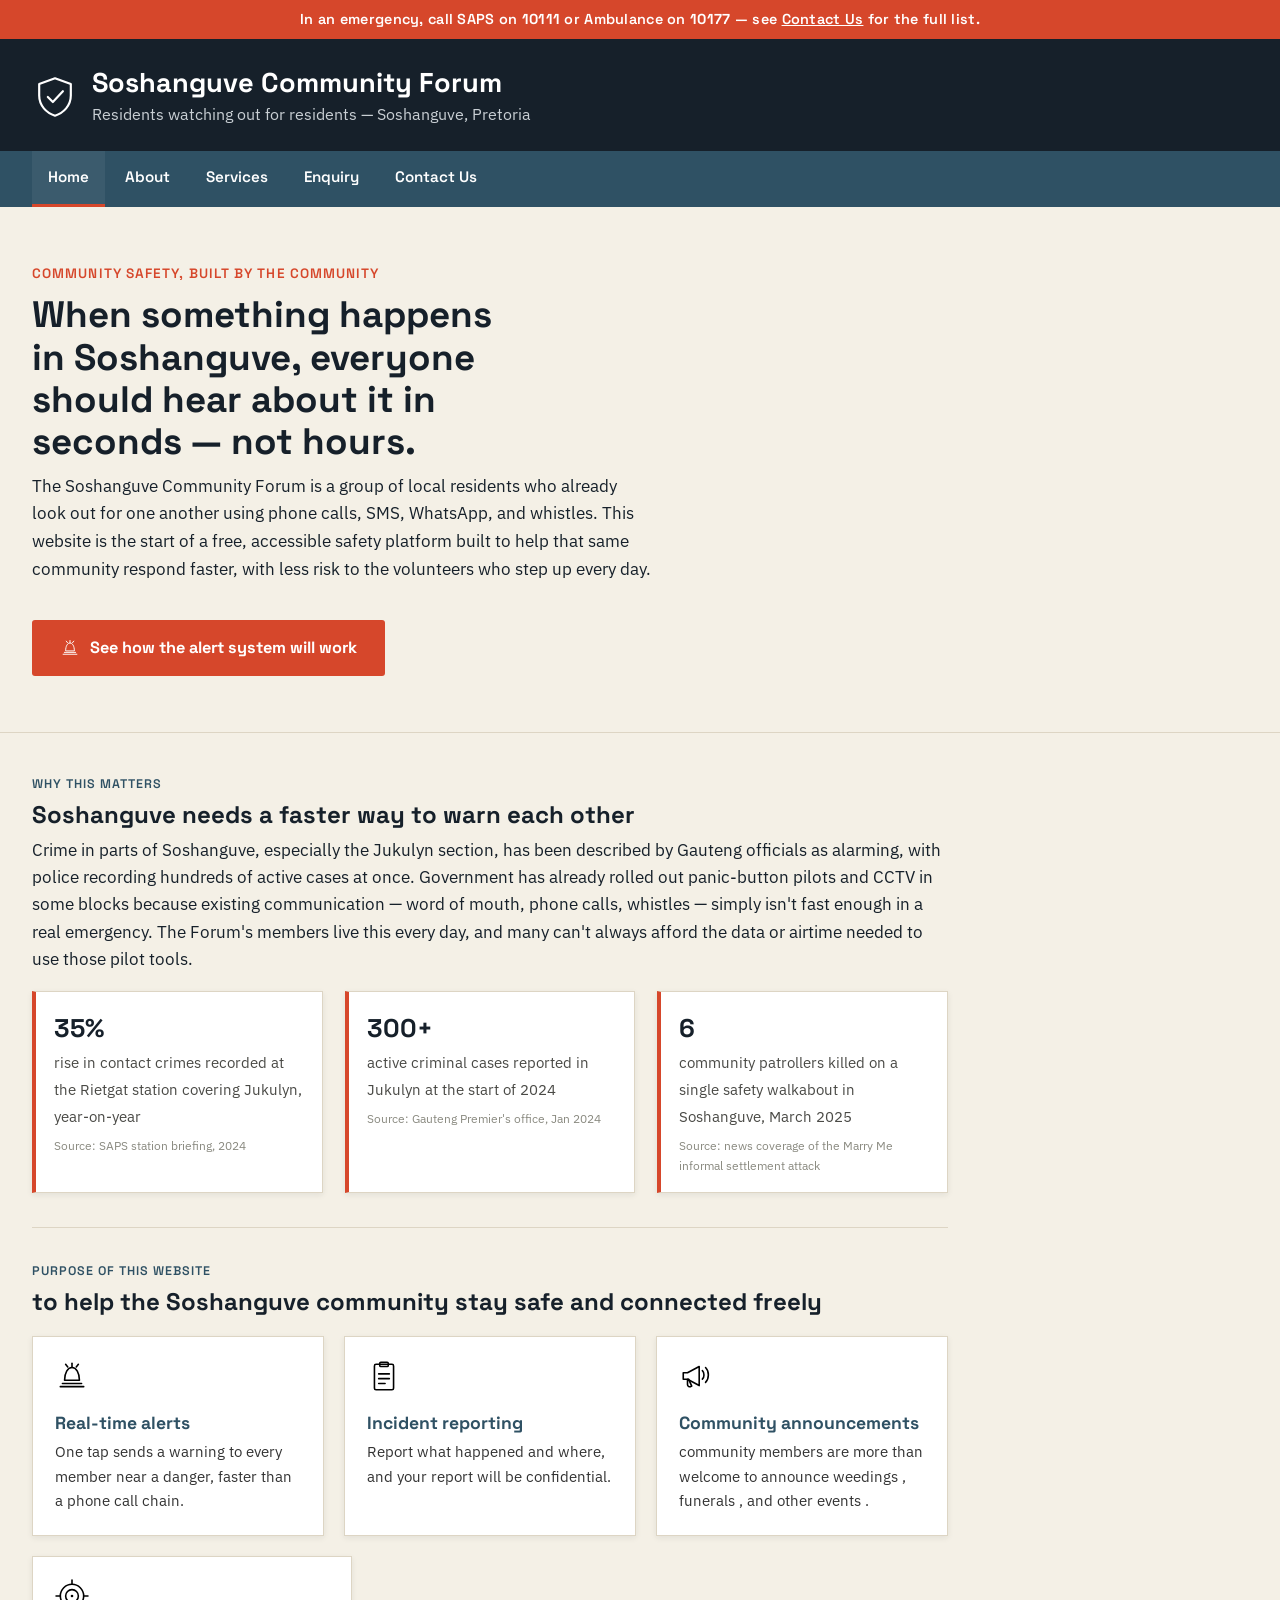
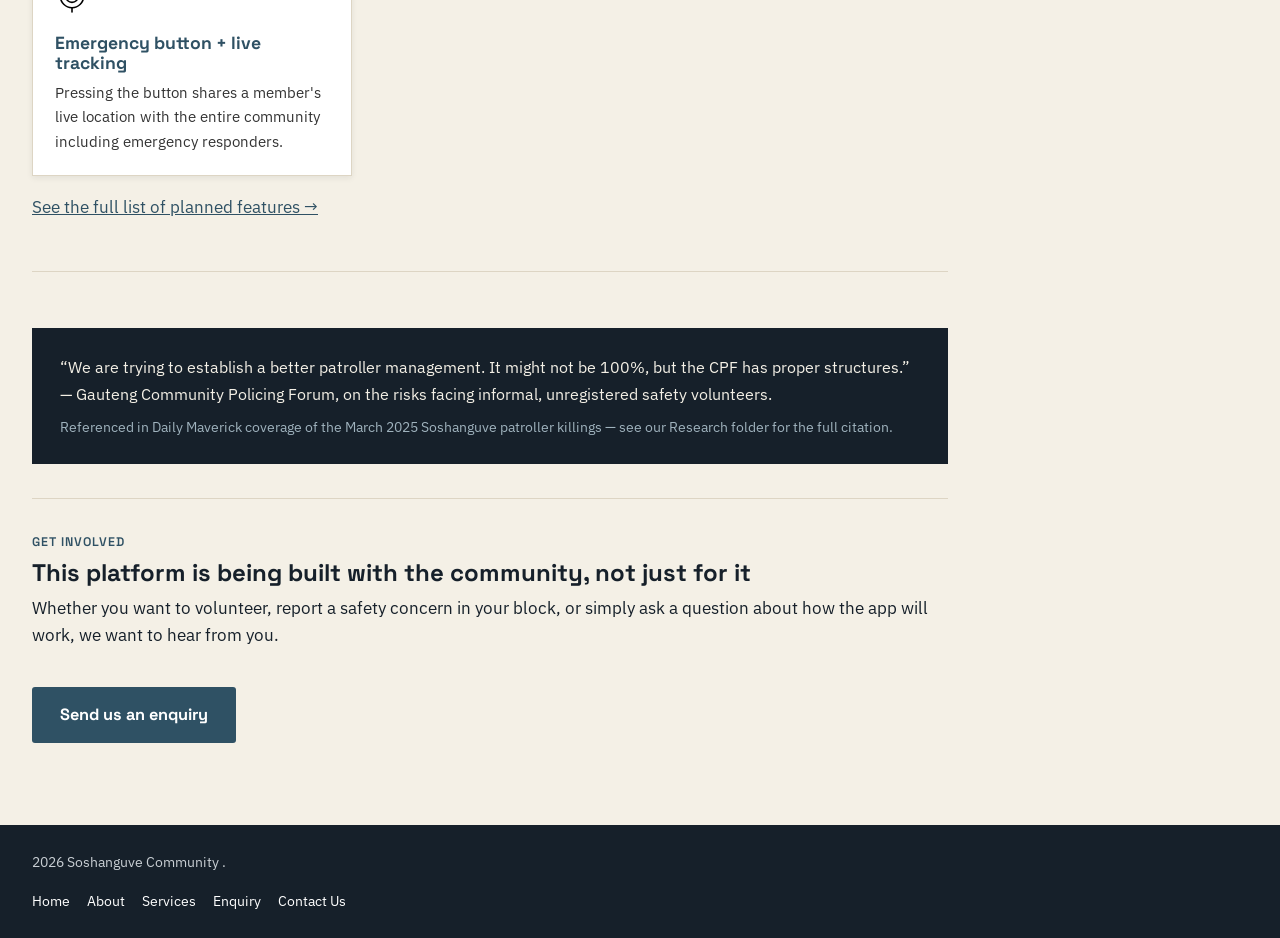
<file: index.html>
<!DOCTYPE html>
<html lang="en">
<head>
<meta charset="UTF-8">
<meta name="viewport" content="width=device-width, initial-scale=1.0">
<title>Soshanguve Community Forum | Home</title>
<link rel="stylesheet" href="style.css">
</head>
<body>

<div class="alert-strip">
  In an emergency, call SAPS on <strong>10111</strong> or Ambulance on <strong>10177</strong> — see <a href="Contact%20Us.html">Contact Us</a> for the full list.
</div>

<header class="site-header">
  <div class="brand-row">
    <span class="icon-wrap"><img src="images/icon-shield.svg" alt=""></span>
    <div>
      <h1>Soshanguve Community Forum</h1>
      <p class="tagline">Residents watching out for residents — Soshanguve, Pretoria</p>
    </div>
  </div>
</header>

<nav class="site-nav">
  <a href="index.html" aria-current="page">Home</a>
  <a href="About.html">About</a>
  <a href="Services.html">Services</a>
  <a href="Enquiry.html">Enquiry</a>
  <a href="Contact%20Us.html">Contact Us</a>
</nav>

<section class="hero">
  <p class="eyebrow">Community safety, built by the community</p>
  <h2>When something happens in Soshanguve, everyone should hear about it in seconds — not hours.</h2>
  <p class="lede">
    The Soshanguve Community Forum is a group of local residents who already look out for one
    another using phone calls, SMS, WhatsApp, and whistles. This website is the start of a free,
    accessible safety platform built to help that same community respond faster, with less risk
    to the volunteers who step up every day.
  </p>
  <a class="pulse-cta" href="Services.html">
    <span class="icon-wrap" style="width:20px;height:20px;"><img src="images/icon-siren.svg" alt="" style="filter:invert(1);"></span>
    See how the alert system will work
  </a>
</section>

<main>

  <section>
    <p class="eyebrow-small">Why this matters</p>
    <h2>Soshanguve needs a faster way to warn each other</h2>
    <p>
      Crime in parts of Soshanguve, especially the Jukulyn section, has been described by
      Gauteng officials as alarming, with police recording hundreds of active cases at once.
      Government has already rolled out panic-button pilots and CCTV in some blocks because
      existing communication — word of mouth, phone calls, whistles — simply isn't fast enough
      in a real emergency. The Forum's members live this every day, and many can't always
      afford the data or airtime needed to use those pilot tools.
    </p>
    <div class="stat-row">
      <div class="stat-card">
        <span class="num">35%</span>
        <span class="label">rise in contact crimes recorded at the Rietgat station covering Jukulyn, year‑on‑year</span>
        <span class="src">Source: SAPS station briefing, 2024</span>
      </div>
      <div class="stat-card">
        <span class="num">300+</span>
        <span class="label">active criminal cases reported in Jukulyn at the start of 2024</span>
        <span class="src">Source: Gauteng Premier's office, Jan 2024</span>
      </div>
      <div class="stat-card">
        <span class="num">6</span>
        <span class="label">community patrollers killed on a single safety walkabout in Soshanguve, March 2025</span>
        <span class="src">Source: news coverage of the Marry Me informal settlement attack</span>
      </div>
    </div>
  </section>

  <section>
    <p class="eyebrow-small">Purpose of this website</p>
    <h2>to help the Soshanguve community stay safe and connected freely</h2>
    <div class="card-grid">
      <div class="service-card">
        <span class="icon-wrap"><img src="images/icon-siren.svg" alt=""></span>
        <h3>Real-time alerts</h3>
        <p>One tap sends a warning to every member near a danger, faster than a phone call chain.</p>
      </div>
      <div class="service-card">
        <span class="icon-wrap"><img src="images/icon-clipboard.svg" alt=""></span>
        <h3>Incident reporting</h3>
        <p>Report what happened and where, and your report will be confidential.</p>
      </div>
      <div class="service-card">
        <span class="icon-wrap"><img src="images/icon-megaphone.svg" alt=""></span>
        <h3>Community announcements</h3>
        <p>community members are more than welcome to announce weedings , funerals , and other events .</p>
      </div>
      <div class="service-card">
        <span class="icon-wrap"><img src="images/icon-target.svg" alt=""></span>
        <h3>Emergency button + live tracking</h3>
        <p>Pressing the button shares a member's live location with the entire community including emergency responders.</p>
      </div>
    </div>
    <p style="margin-top:18px;"><a href="Services.html">See the full list of planned features →</a></p>
  </section>

  <section>
    <div class="callout">
      <p>
        “We are trying to establish a better patroller management. It might not be 100%, but
        the CPF has proper structures.” — Gauteng Community Policing Forum, on the risks
        facing informal, unregistered safety volunteers.
      </p>
      <span class="cite">Referenced in Daily Maverick coverage of the March 2025 Soshanguve patroller killings — see our Research folder for the full citation.</span>
    </div>
  </section>

  <section>
    <p class="eyebrow-small">Get involved</p>
    <h2>This platform is being built with the community, not just for it</h2>
    <p>
      Whether you want to volunteer, report a safety concern in your block, or simply ask a
      question about how the app will work, we want to hear from you.
    </p>
    <a class="pulse-cta" href="Enquiry.html" style="background:var(--steel);">
      Send us an enquiry
    </a>
  </section>

</main>

<footer class="site-footer">
  <p> 2026 Soshanguve Community .</p>
  <div class="foot-links">
    <a href="index.html">Home</a>
    <a href="About.html">About</a>
    <a href="Services.html">Services</a>
    <a href="Enquiry.html">Enquiry</a>
    <a href="Contact%20Us.html">Contact Us</a>
  </div>
</footer>

</body>
</html>
</file>
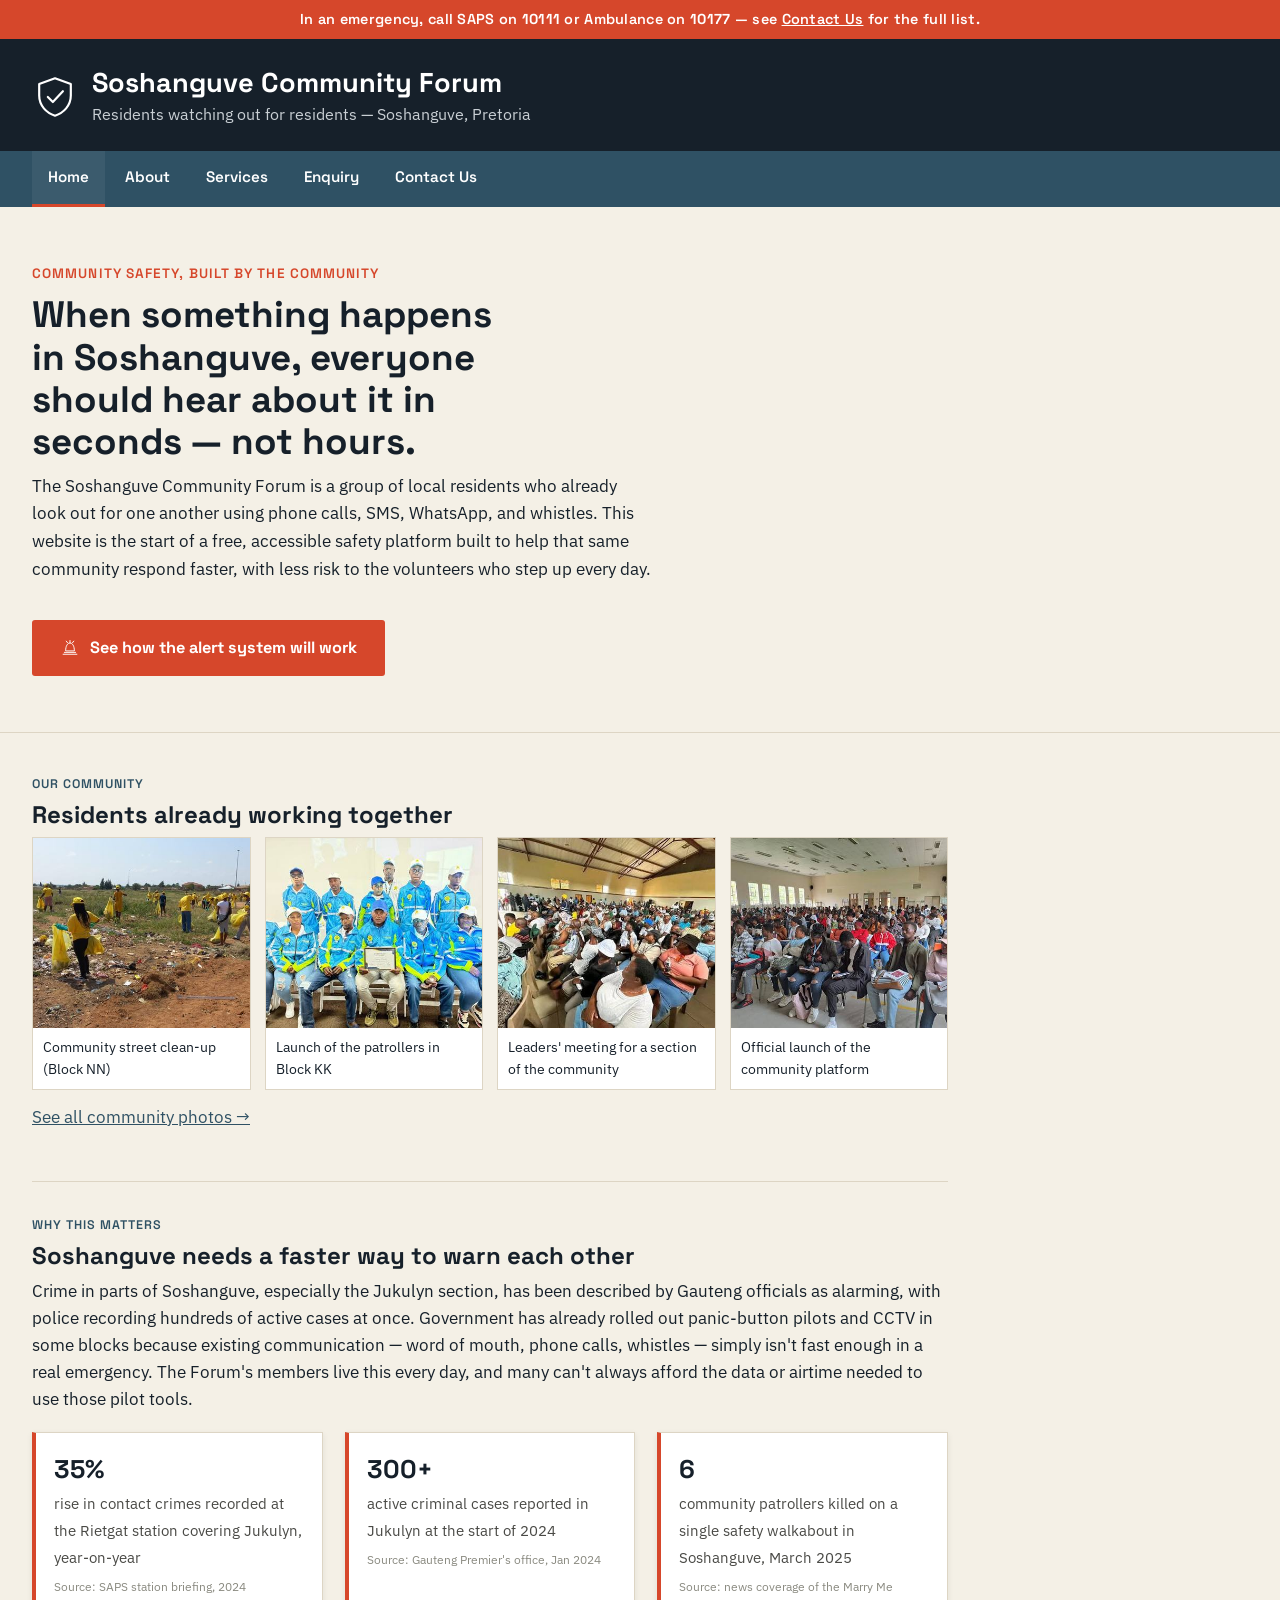
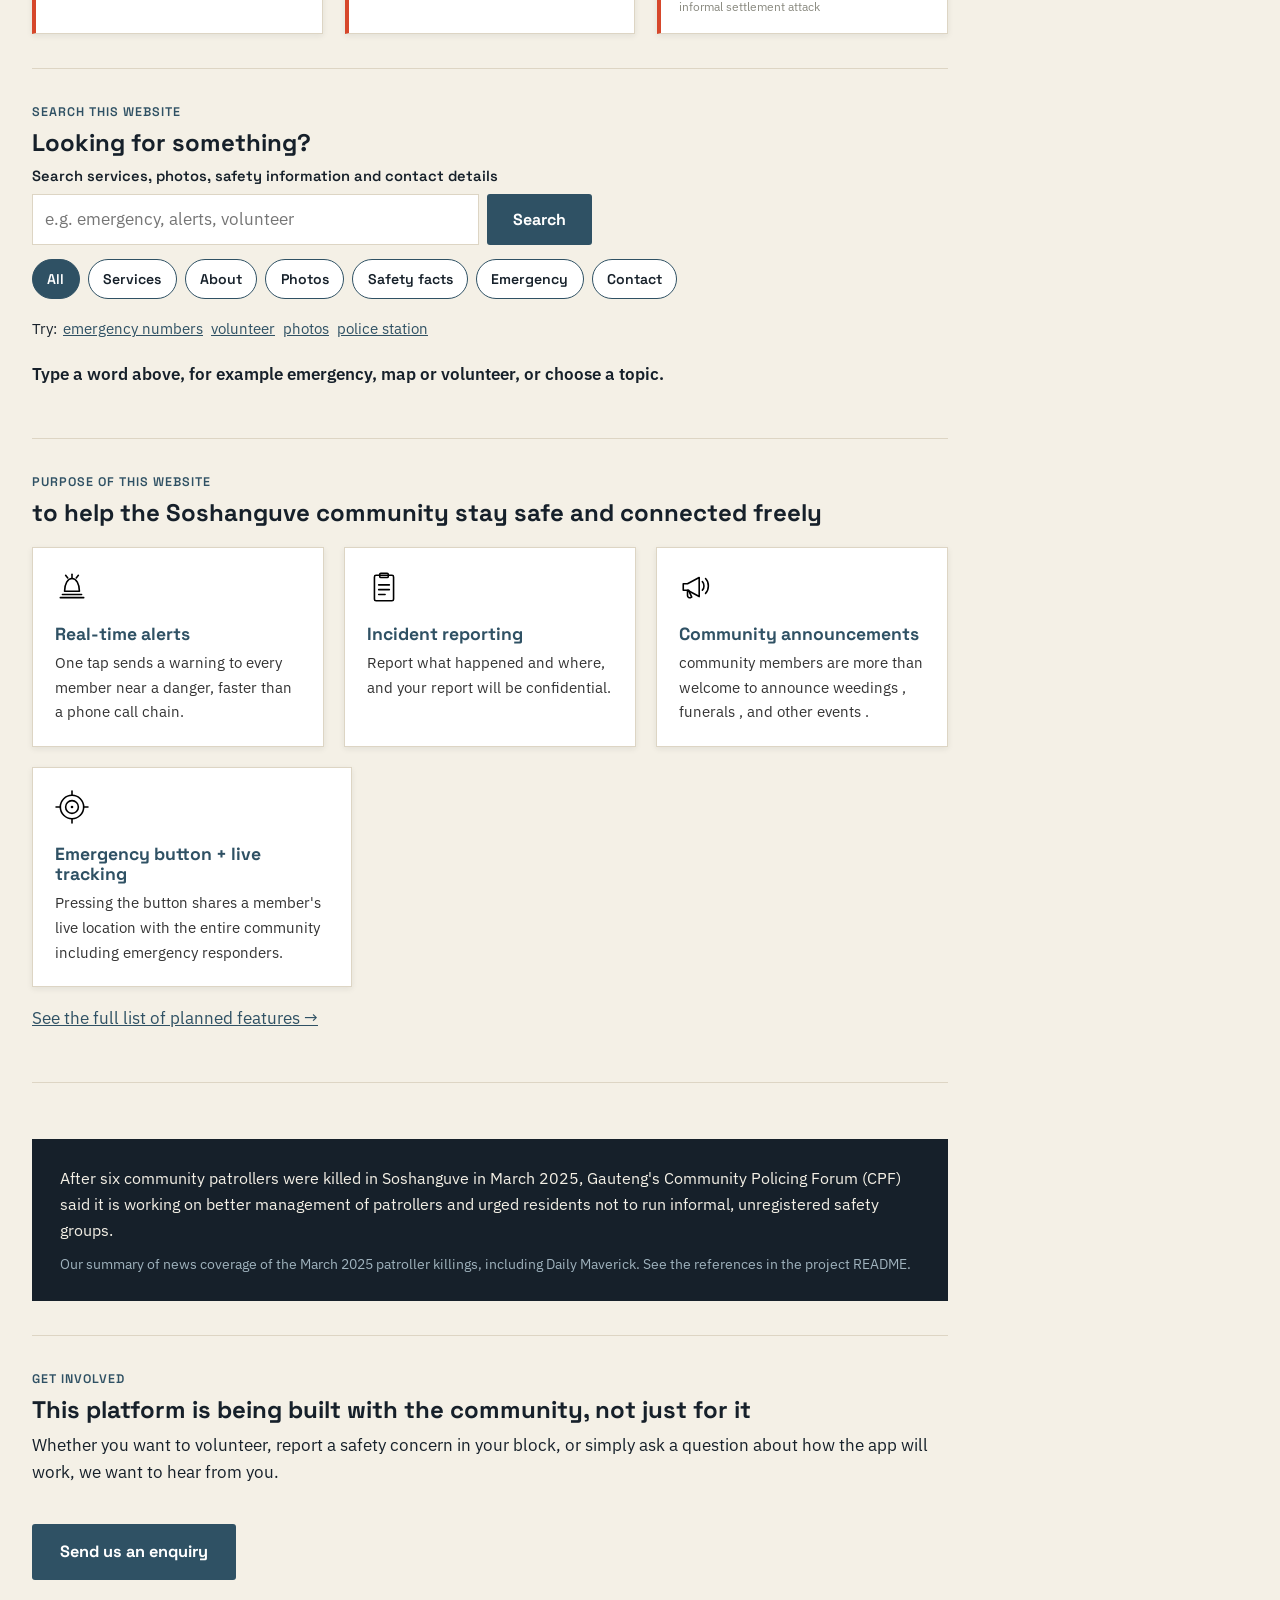
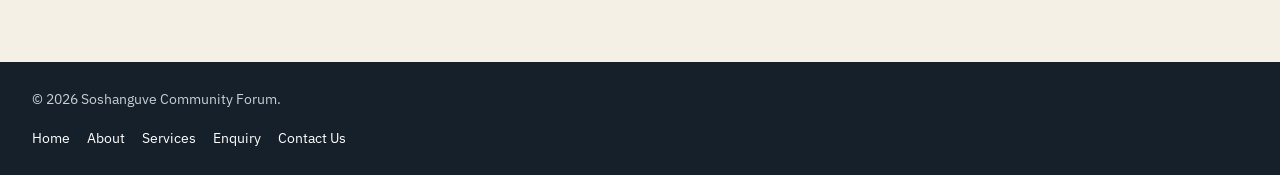
<file: Part 3/index.html>
<!DOCTYPE html>
<html lang="en">
<head>
<meta charset="UTF-8">
<meta name="viewport" content="width=device-width, initial-scale=1.0">
<title>Soshanguve Community Forum | Home</title>
<meta name="description" content="Free community safety website for Soshanguve, Pretoria: find out how residents will share alerts, report incidents and stay connected, and search the site.">
<meta name="keywords" content="Soshanguve Community Forum, Soshanguve, community safety, neighbourhood watch, crime alerts, Pretoria, Gauteng">
<meta name="author" content="ST10540153">
<meta property="og:title" content="Soshanguve Community Forum | Home">
<meta property="og:description" content="Free community safety website for Soshanguve, Pretoria: find out how residents will share alerts, report incidents and stay connected, and search the site.">
<meta property="og:type" content="website">
<meta property="og:locale" content="en_ZA">
<meta name="theme-color" content="#16202A">
<link rel="stylesheet" href="style.css">
</head>
<body>
<a class="skip-link" href="#main-content">Skip to main content</a>

<div class="alert-strip">
  In an emergency, call SAPS on <strong>10111</strong> or Ambulance on <strong>10177</strong> — see <a href="Contact%20Us.html">Contact Us</a> for the full list.
</div>

<header class="site-header">
  <div class="brand-row">
    <span class="icon-wrap"><img src="images/icons/icon-shield.svg" alt=""></span>
    <div>
      <h1>Soshanguve Community Forum</h1>
      <p class="tagline">Residents watching out for residents — Soshanguve, Pretoria</p>
    </div>
  </div>
</header>

<nav class="site-nav">
  <a href="index.html" aria-current="page">Home</a>
  <a href="About.html">About</a>
  <a href="Services.html">Services</a>
  <a href="Enquiry.html">Enquiry</a>
  <a href="Contact%20Us.html">Contact Us</a>
</nav>

<section class="hero">
  <p class="eyebrow">Community safety, built by the community</p>
  <h2>When something happens in Soshanguve, everyone should hear about it in seconds — not hours.</h2>
  <p class="lede">
    The Soshanguve Community Forum is a group of local residents who already look out for one
    another using phone calls, SMS, WhatsApp, and whistles. This website is the start of a free,
    accessible safety platform built to help that same community respond faster, with less risk
    to the volunteers who step up every day.
  </p>
  <a class="pulse-cta" href="Services.html">
    <span class="icon-wrap" style="width:20px;height:20px;"><img src="images/icons/icon-siren.svg" alt="" style="filter:invert(1);"></span>
    See how the alert system will work
  </a>
</section>

<main id="main-content">

  <section id="community-photos" aria-labelledby="photos-heading">
    <p class="eyebrow-small">Our community</p>
    <h2 id="photos-heading">Residents already working together</h2>
    <div class="photo-strip">
      <figure class="photo-card">
        <a href="About.html#gallery"><img src="images/thumbs/community-street-cleanup-thumb.jpg" srcset="images/thumbs/community-street-cleanup-thumb.jpg 480w, images/gallery/community-street-cleanup.jpg 1200w" sizes="(max-width: 600px) 90vw, 22vw" width="480" height="360" loading="lazy" alt="Community members in yellow caps and vests collecting rubbish bags on an open stretch of ground during a street clean-up"></a>
        <figcaption>Community street clean-up (Block NN)</figcaption>
      </figure>
      <figure class="photo-card">
        <a href="About.html#gallery"><img src="images/thumbs/block-kk-patrollers-launch-thumb.jpg" srcset="images/thumbs/block-kk-patrollers-launch-thumb.jpg 480w, images/gallery/block-kk-patrollers-launch.jpg 640w" sizes="(max-width: 600px) 90vw, 22vw" width="480" height="360" loading="lazy" alt="A group of patrollers in matching blue and yellow jackets seated together, one holding a framed certificate"></a>
        <figcaption>Launch of the patrollers in Block KK</figcaption>
      </figure>
      <figure class="photo-card">
        <a href="About.html#gallery"><img src="images/thumbs/leaders-meeting-per-section-thumb.jpg" srcset="images/thumbs/leaders-meeting-per-section-thumb.jpg 480w, images/gallery/leaders-meeting-per-section.jpg 516w" sizes="(max-width: 600px) 90vw, 22vw" width="480" height="360" loading="lazy" alt="A packed community hall with residents seated in rows during a leaders&#x27; meeting for one section"></a>
        <figcaption>Leaders&#x27; meeting for a section of the community</figcaption>
      </figure>
      <figure class="photo-card">
        <a href="About.html#gallery"><img src="images/thumbs/platform-launch-community-hall-thumb.jpg" srcset="images/thumbs/platform-launch-community-hall-thumb.jpg 480w, images/gallery/platform-launch-community-hall.jpg 640w" sizes="(max-width: 600px) 90vw, 22vw" width="480" height="360" loading="lazy" alt="A large audience of residents seated in a hall at the official launch of the community platform"></a>
        <figcaption>Official launch of the community platform</figcaption>
      </figure>
    </div>
    <p style="margin-top:14px;"><a href="About.html#gallery">See all community photos →</a></p>
  </section>

  <section id="why-this-matters">
    <p class="eyebrow-small">Why this matters</p>
    <h2>Soshanguve needs a faster way to warn each other</h2>
    <p>
      Crime in parts of Soshanguve, especially the Jukulyn section, has been described by
      Gauteng officials as alarming, with police recording hundreds of active cases at once.
      Government has already rolled out panic-button pilots and CCTV in some blocks because
      existing communication — word of mouth, phone calls, whistles — simply isn't fast enough
      in a real emergency. The Forum's members live this every day, and many can't always
      afford the data or airtime needed to use those pilot tools.
    </p>
    <div class="stat-row">
      <div class="stat-card">
        <span class="num">35%</span>
        <span class="label">rise in contact crimes recorded at the Rietgat station covering Jukulyn, year‑on‑year</span>
        <span class="src">Source: SAPS station briefing, 2024</span>
      </div>
      <div class="stat-card">
        <span class="num">300+</span>
        <span class="label">active criminal cases reported in Jukulyn at the start of 2024</span>
        <span class="src">Source: Gauteng Premier's office, Jan 2024</span>
      </div>
      <div class="stat-card">
        <span class="num">6</span>
        <span class="label">community patrollers killed on a single safety walkabout in Soshanguve, March 2025</span>
        <span class="src">Source: news coverage of the Marry Me informal settlement attack</span>
      </div>
    </div>
  </section>

  <section id="search" aria-labelledby="search-heading">
    <p class="eyebrow-small">Search this website</p>
    <h2 id="search-heading">Looking for something?</h2>
    <form id="site-search-form" class="search-form" role="search" action="#" autocomplete="off">
      <label for="site-search">Search services, photos, safety information and contact details</label>
      <div class="search-row">
        <input type="search" id="site-search" name="q" placeholder="e.g. emergency, alerts, volunteer" maxlength="60">
        <button type="submit" class="submit-btn">Search</button>
      </div>
    </form>
    <div class="topic-chips" role="group" aria-label="Filter results by topic">
      <button type="button" class="chip" data-topic="all" aria-pressed="true">All</button>
      <button type="button" class="chip" data-topic="services" aria-pressed="false">Services</button>
      <button type="button" class="chip" data-topic="about" aria-pressed="false">About</button>
      <button type="button" class="chip" data-topic="photos" aria-pressed="false">Photos</button>
      <button type="button" class="chip" data-topic="safety" aria-pressed="false">Safety facts</button>
      <button type="button" class="chip" data-topic="emergency" aria-pressed="false">Emergency</button>
      <button type="button" class="chip" data-topic="contact" aria-pressed="false">Contact</button>
    </div>
    <p class="search-suggest">Try:
      <button type="button" class="link-btn" data-suggestion="emergency numbers">emergency numbers</button>
      <button type="button" class="link-btn" data-suggestion="volunteer">volunteer</button>
      <button type="button" class="link-btn" data-suggestion="photos">photos</button>
      <button type="button" class="link-btn" data-suggestion="police station">police station</button>
    </p>
    <p id="search-status" class="search-status" role="status" aria-live="polite"></p>
    <ul id="search-results" class="search-results"></ul>
  </section>

  <section>
    <p class="eyebrow-small">Purpose of this website</p>
    <h2>to help the Soshanguve community stay safe and connected freely</h2>
    <div class="card-grid">
      <div class="service-card">
        <span class="icon-wrap"><img src="images/icons/icon-siren.svg" alt=""></span>
        <h3>Real-time alerts</h3>
        <p>One tap sends a warning to every member near a danger, faster than a phone call chain.</p>
      </div>
      <div class="service-card">
        <span class="icon-wrap"><img src="images/icons/icon-clipboard.svg" alt=""></span>
        <h3>Incident reporting</h3>
        <p>Report what happened and where, and your report will be confidential.</p>
      </div>
      <div class="service-card">
        <span class="icon-wrap"><img src="images/icons/icon-megaphone.svg" alt=""></span>
        <h3>Community announcements</h3>
        <p>community members are more than welcome to announce weedings , funerals , and other events .</p>
      </div>
      <div class="service-card">
        <span class="icon-wrap"><img src="images/icons/icon-target.svg" alt=""></span>
        <h3>Emergency button + live tracking</h3>
        <p>Pressing the button shares a member's live location with the entire community including emergency responders.</p>
      </div>
    </div>
    <p style="margin-top:18px;"><a href="Services.html">See the full list of planned features →</a></p>
  </section>

  <section>
    <div class="callout">
      <p>
        After six community patrollers were killed in Soshanguve in March 2025, Gauteng's
        Community Policing Forum (CPF) said it is working on better management of patrollers
        and urged residents not to run informal, unregistered safety groups.
      </p>
      <span class="cite">Our summary of news coverage of the March 2025 patroller killings, including Daily Maverick. See the references in the project README.</span>
    </div>
  </section>

  <section>
    <p class="eyebrow-small">Get involved</p>
    <h2>This platform is being built with the community, not just for it</h2>
    <p>
      Whether you want to volunteer, report a safety concern in your block, or simply ask a
      question about how the app will work, we want to hear from you.
    </p>
    <a class="pulse-cta" href="Enquiry.html" style="background:var(--steel);">
      Send us an enquiry
    </a>
  </section>

</main>

<footer class="site-footer">
  <p>© 2026 Soshanguve Community Forum.</p>
  <div class="foot-links">
    <a href="index.html">Home</a>
    <a href="About.html">About</a>
    <a href="Services.html">Services</a>
    <a href="Enquiry.html">Enquiry</a>
    <a href="Contact%20Us.html">Contact Us</a>
  </div>
</footer>

<script src="js/nav.js" defer></script>
<script src="js/search.js" defer></script>
</body>
</html>
</file>
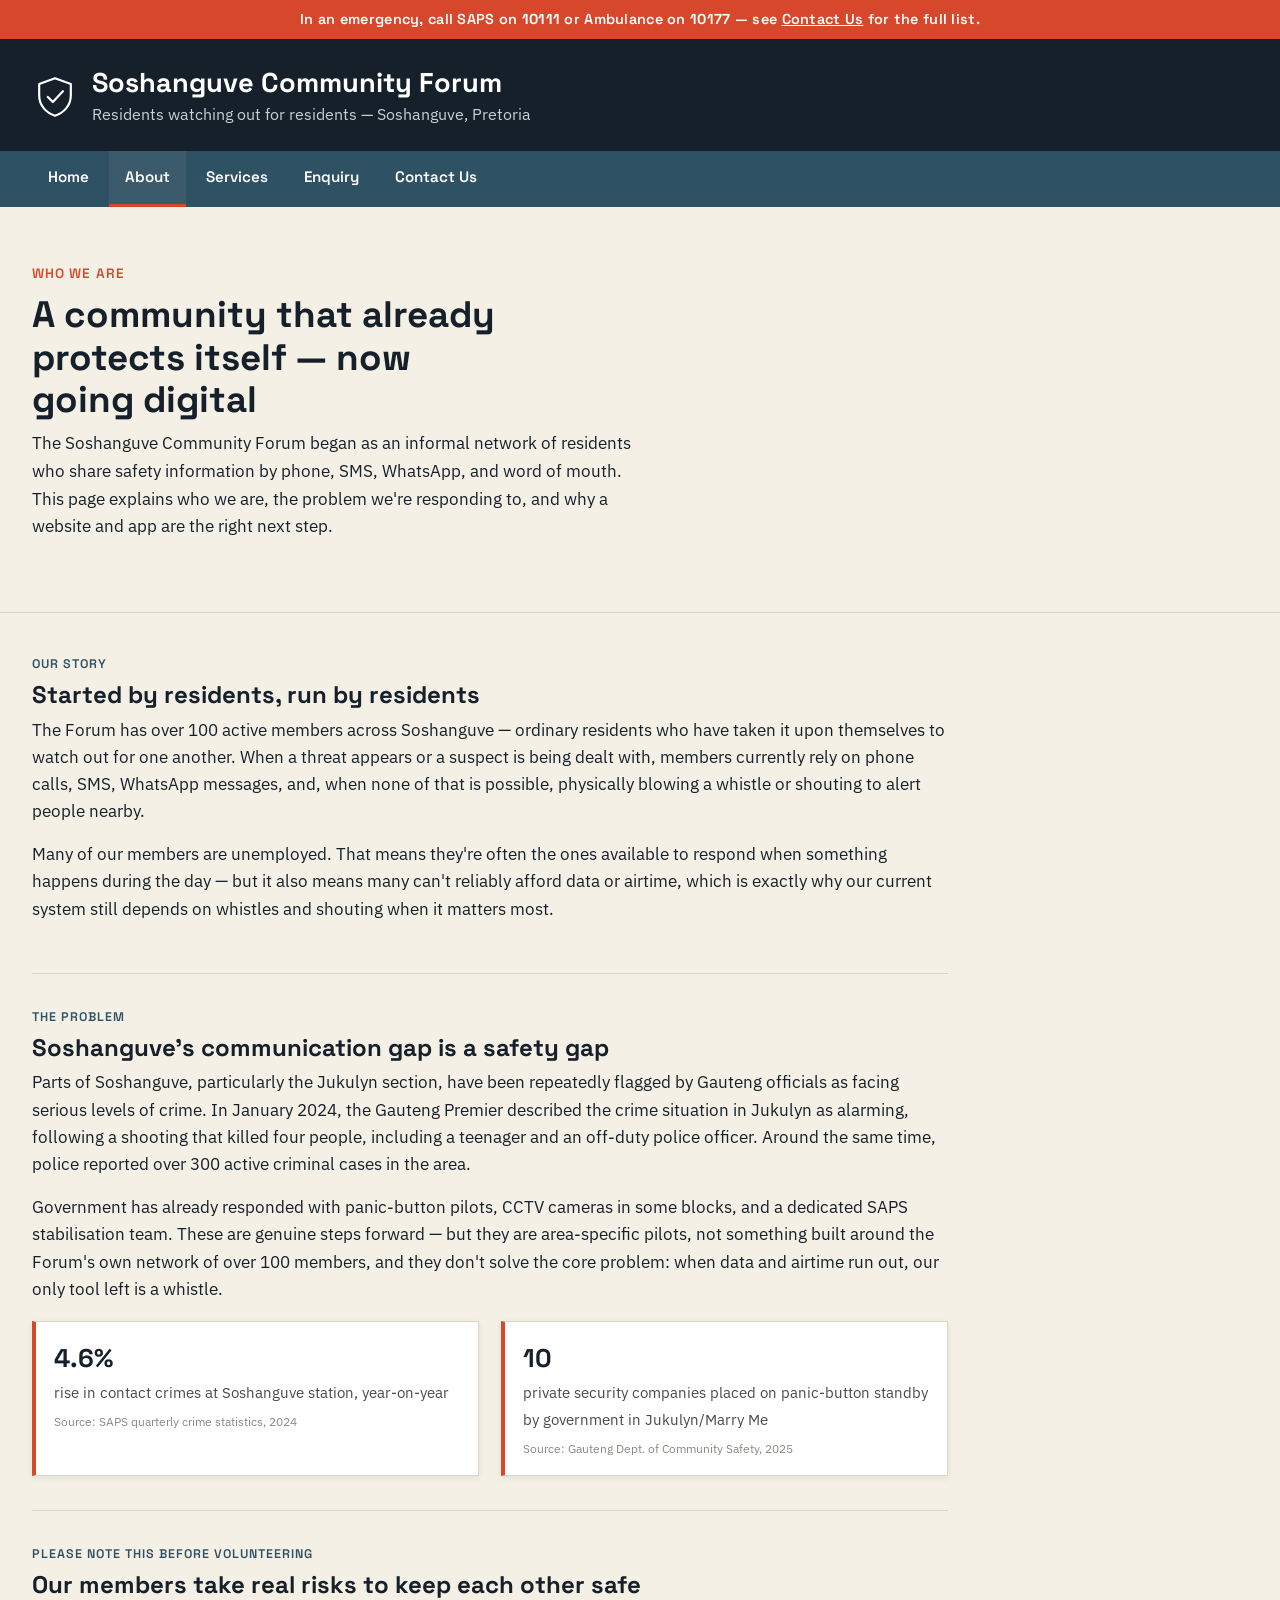
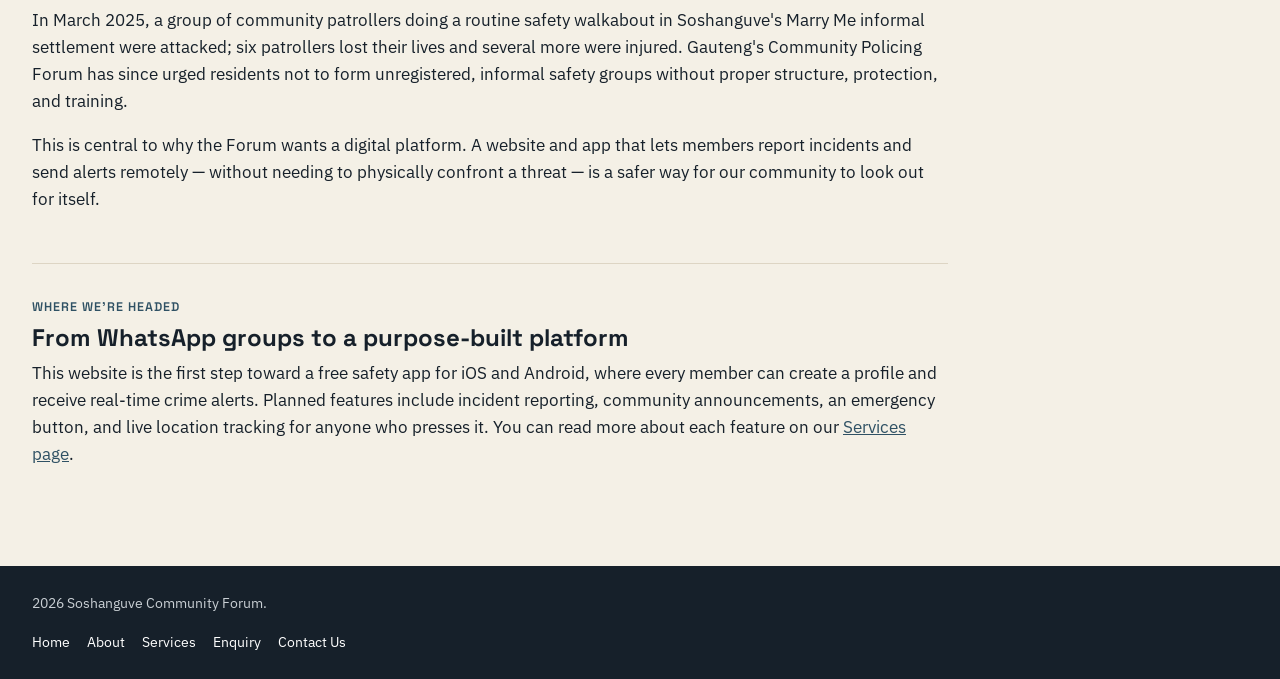
<file: About.html>
<!DOCTYPE html>
<html lang="en">
<head>
<meta charset="UTF-8">
<meta name="viewport" content="width=device-width, initial-scale=1.0">
<title>Soshanguve Community Forum | About</title>
<link rel="stylesheet" href="style.css">
</head>
<body>

<div class="alert-strip">
  In an emergency, call SAPS on <strong>10111</strong> or Ambulance on <strong>10177</strong> — see <a href="Contact%20Us.html">Contact Us</a> for the full list.
</div>

<header class="site-header">
  <div class="brand-row">
    <span class="icon-wrap"><img src="images/icon-shield.svg" alt=""></span>
    <div>
      <h1>Soshanguve Community Forum</h1>
      <p class="tagline">Residents watching out for residents — Soshanguve, Pretoria</p>
    </div>
  </div>
</header>

<nav class="site-nav">
  <a href="index.html">Home</a>
  <a href="About.html" aria-current="page">About</a>
  <a href="Services.html">Services</a>
  <a href="Enquiry.html">Enquiry</a>
  <a href="Contact%20Us.html">Contact Us</a>
</nav>

<section class="hero">
  <p class="eyebrow">Who we are</p>
  <h2>A community that already protects itself — now going digital</h2>
  <p class="lede">
    The Soshanguve Community Forum began as an informal network of residents who share safety
    information by phone, SMS, WhatsApp, and word of mouth. This page explains who we are, the
    problem we're responding to, and why a website and app are the right next step.
  </p>
</section>

<main>

  <section>
    <p class="eyebrow-small">Our story</p>
    <h2>Started by residents, run by residents</h2>
    <p>
      The Forum has over 100 active members across Soshanguve — ordinary residents who have
      taken it upon themselves to watch out for one another. When a threat appears or a
      suspect is being dealt with, members currently rely on phone calls, SMS, WhatsApp
      messages, and, when none of that is possible, physically blowing a whistle or shouting to
      alert people nearby.
    </p>
    <p>
      Many of our members are unemployed. That means they're often the ones available to
      respond when something happens during the day — but it also means many can't reliably
      afford data or airtime, which is exactly why our current system still depends on whistles
      and shouting when it matters most.
    </p>
  </section>

  <section>
    <p class="eyebrow-small">The problem</p>
    <h2>Soshanguve's communication gap is a safety gap</h2>
    <p>
      Parts of Soshanguve, particularly the Jukulyn section, have been repeatedly flagged by
      Gauteng officials as facing serious levels of crime. In January 2024, the Gauteng Premier
      described the crime situation in Jukulyn as alarming, following a shooting that killed
      four people, including a teenager and an off-duty police officer. Around the same time,
      police reported over 300 active criminal cases in the area.
    </p>
    <p>
      Government has already responded with panic-button pilots, CCTV cameras in some blocks,
      and a dedicated SAPS stabilisation team. These are genuine steps forward — but they are
      area-specific pilots, not something built around the Forum's own network of over 100
      members, and they don't solve the core problem: when data and airtime run out, our only
      tool left is a whistle.
    </p>
    <div class="stat-row">
      <div class="stat-card">
        <span class="num">4.6%</span>
        <span class="label">rise in contact crimes at Soshanguve station, year-on-year</span>
        <span class="src">Source: SAPS quarterly crime statistics, 2024</span>
      </div>
      <div class="stat-card">
        <span class="num">10</span>
        <span class="label">private security companies placed on panic-button standby by government in Jukulyn/Marry Me</span>
        <span class="src">Source: Gauteng Dept. of Community Safety, 2025</span>
      </div>
    </div>
  </section>

  <section>
    <p class="eyebrow-small">please note this before volunteering</p>
    <h2>Our members take real risks to keep each other safe</h2>
    <p>
      In March 2025, a group of community patrollers doing a routine safety walkabout in
      Soshanguve's Marry Me informal settlement were attacked; six patrollers lost their lives
      and several more were injured. Gauteng's Community Policing Forum has since urged
      residents not to form unregistered, informal safety groups without proper structure,
      protection, and training.
    </p>
    <p>
      This is central to why the Forum wants a digital platform. A website and app that lets
      members report incidents and send alerts remotely — without needing to physically
      confront a threat — is a safer way for our community to look out for itself.
    </p>
  </section>

  <section>
    <p class="eyebrow-small">Where we're headed</p>
    <h2>From WhatsApp groups to a purpose-built platform</h2>
    <p>
      This website is the first step toward a free safety app for iOS and Android, where every
      member can create a profile and receive real-time crime alerts. Planned features include
      incident reporting, community announcements, an emergency button, and live location
      tracking for anyone who presses it. You can read more about each feature on our
      <a href="Services.html">Services page</a>.
    </p>
  </section>

</main>

<footer class="site-footer">
  <p>2026 Soshanguve Community Forum.</p>
  <div class="foot-links">
    <a href="index.html">Home</a>
    <a href="About.html">About</a>
    <a href="Services.html">Services</a>
    <a href="Enquiry.html">Enquiry</a>
    <a href="Contact%20Us.html">Contact Us</a>
  </div>
</footer>

</body>
</html>
</file>
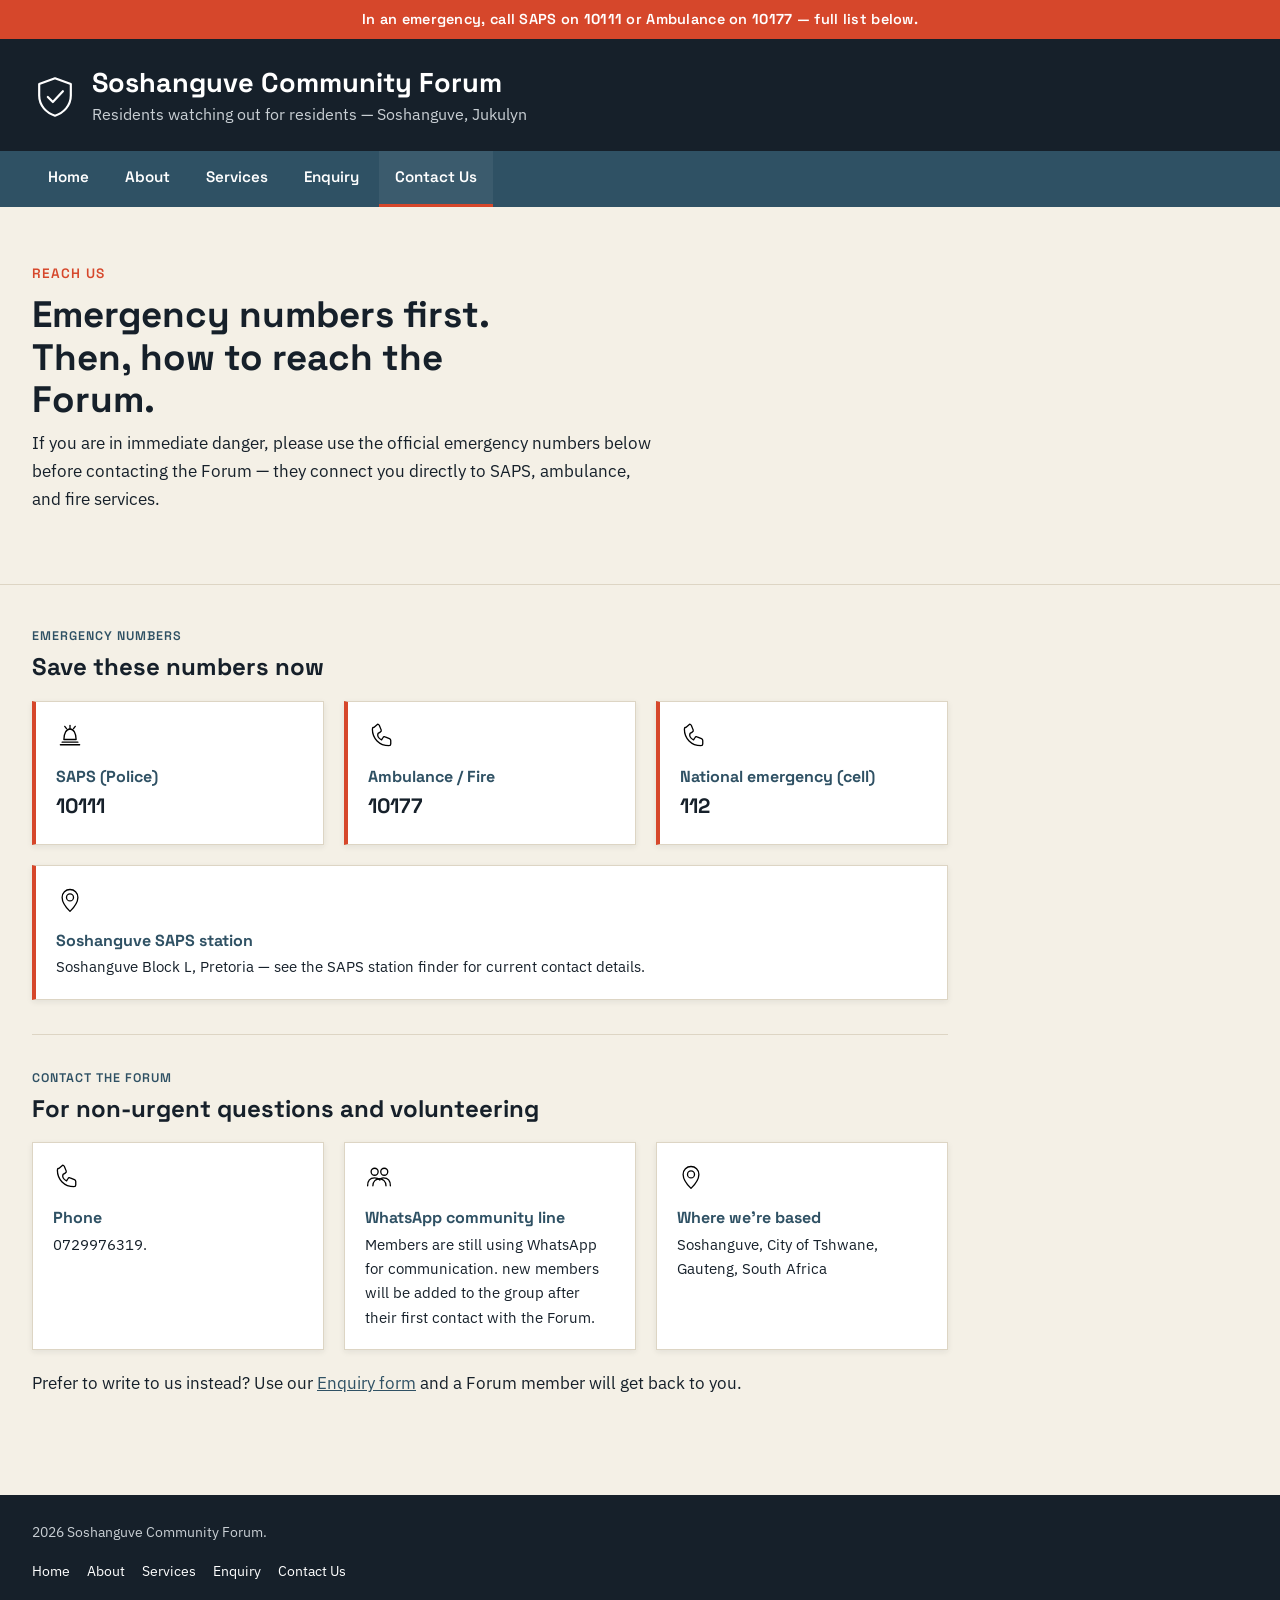
<file: Contact Us.html>
<!DOCTYPE html>
<html lang="en">
<head>
<meta charset="UTF-8">
<meta name="viewport" content="width=device-width, initial-scale=1.0">
<title>Soshanguve Community Forum | Contact Us</title>
<link rel="stylesheet" href="style.css">
</head>
<body>

<div class="alert-strip">
  In an emergency, call SAPS on <strong>10111</strong> or Ambulance on <strong>10177</strong> — full list below.
</div>

<header class="site-header">
  <div class="brand-row">
    <span class="icon-wrap"><img src="images/icon-shield.svg" alt=""></span>
    <div>
      <h1>Soshanguve Community Forum</h1>
      <p class="tagline">Residents watching out for residents — Soshanguve, Jukulyn</p>
    </div>
  </div>
</header>

<nav class="site-nav">
  <a href="index.html">Home</a>
  <a href="About.html">About</a>
  <a href="Services.html">Services</a>
  <a href="Enquiry.html">Enquiry</a>
  <a href="Contact%20Us.html" aria-current="page">Contact Us</a>
</nav>

<section class="hero">
  <p class="eyebrow">Reach us</p>
  <h2>Emergency numbers first. Then, how to reach the Forum.</h2>
  <p class="lede">
    If you are in immediate danger, please use the official emergency numbers below before
    contacting the Forum — they connect you directly to SAPS, ambulance, and fire services.
  </p>
</section>

<main>

  <section>
    <p class="eyebrow-small">Emergency numbers</p>
    <h2>Save these numbers now</h2>
    <div class="contact-grid">
      <div class="contact-card emergency-card">
        <span class="icon-wrap"><img src="images/icon-siren.svg" alt=""></span>
        <h3>SAPS (Police)</h3>
        <p class="num">10111</p>
      </div>
      <div class="contact-card emergency-card">
        <span class="icon-wrap"><img src="images/icon-phone.svg" alt=""></span>
        <h3>Ambulance / Fire</h3>
        <p class="num">10177</p>
      </div>
      <div class="contact-card emergency-card">
        <span class="icon-wrap"><img src="images/icon-phone.svg" alt=""></span>
        <h3>National emergency (cell)</h3>
        <p class="num">112</p>
      </div>
      <div class="contact-card emergency-card">
        <span class="icon-wrap"><img src="images/icon-pin.svg" alt=""></span>
        <h3>Soshanguve SAPS station</h3>
        <p>Soshanguve Block L, Pretoria — see the SAPS station finder for current contact details.</p>
      </div>
    </div>
  </section>

  <section>
    <p class="eyebrow-small">Contact the Forum</p>
    <h2>For non-urgent questions and volunteering</h2>
    <div class="contact-grid">
      <div class="contact-card">
        <span class="icon-wrap"><img src="images/icon-phone.svg" alt=""></span>
        <h3>Phone</h3>
        <p>0729976319.</p>
      </div>
      <div class="contact-card">
        <span class="icon-wrap"><img src="images/icon-people.svg" alt=""></span>
        <h3>WhatsApp community line</h3>
        <p>Members are still using WhatsApp for communication. new members will be added to the group after their first contact with the Forum.</p>
      </div>
      <div class="contact-card">
        <span class="icon-wrap"><img src="images/icon-pin.svg" alt=""></span>
        <h3>Where we're based</h3>
        <p>Soshanguve, City of Tshwane, Gauteng, South Africa</p>
      </div>
    </div>
    <p style="margin-top:20px;">
      Prefer to write to us instead? Use our <a href="Enquiry.html">Enquiry form</a> and a
      Forum member will get back to you.
    </p>
  </section>

</main>

<footer class="site-footer">
  <p>2026 Soshanguve Community Forum.</p>
  <div class="foot-links">
    <a href="index.html">Home</a>
    <a href="About.html">About</a>
    <a href="Services.html">Services</a>
    <a href="Enquiry.html">Enquiry</a>
    <a href="Contact%20Us.html">Contact Us</a>
  </div>
</footer>

</body>
</html>
</file>
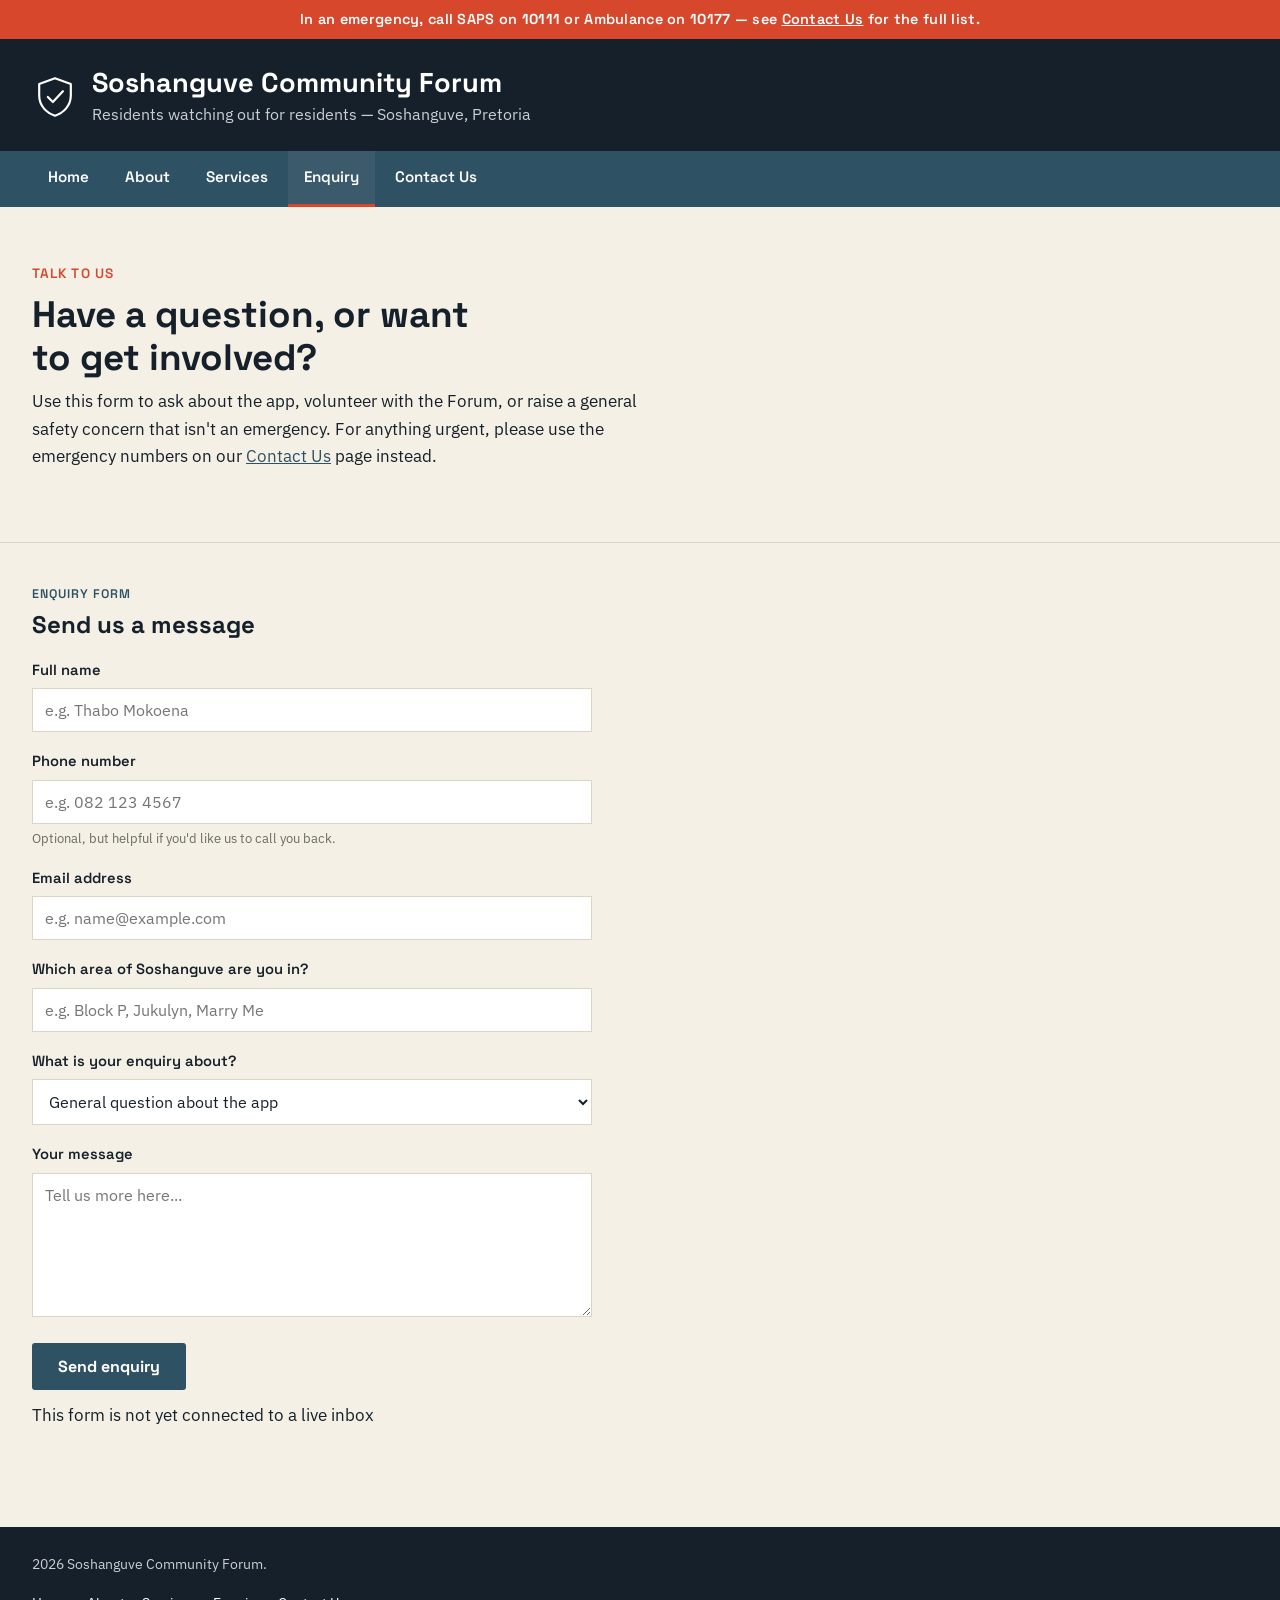
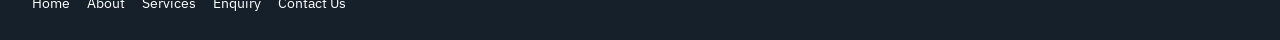
<file: Enquiry.html>
<!DOCTYPE html>
<html lang="en">
<head>
<meta charset="UTF-8">
<meta name="viewport" content="width=device-width, initial-scale=1.0">
<title>Soshanguve Community Forum | Enquiry</title>
<link rel="stylesheet" href="style.css">
</head>
<body>

<div class="alert-strip">
  In an emergency, call SAPS on <strong>10111</strong> or Ambulance on <strong>10177</strong> — see <a href="Contact%20Us.html">Contact Us</a> for the full list.
</div>

<header class="site-header">
  <div class="brand-row">
    <span class="icon-wrap"><img src="images/icon-shield.svg" alt=""></span>
    <div>
      <h1>Soshanguve Community Forum</h1>
      <p class="tagline">Residents watching out for residents — Soshanguve, Pretoria</p>
    </div>
  </div>
</header>

<nav class="site-nav">
  <a href="index.html">Home</a>
  <a href="About.html">About</a>
  <a href="Services.html">Services</a>
  <a href="Enquiry.html" aria-current="page">Enquiry</a>
  <a href="Contact%20Us.html">Contact Us</a>
</nav>

<section class="hero">
  <p class="eyebrow">Talk to us</p>
  <h2>Have a question, or want to get involved?</h2>
  <p class="lede">
    Use this form to ask about the app, volunteer with the Forum, or raise a general safety
    concern that isn't an emergency. For anything urgent, please use the emergency numbers
    on our <a href="Contact%20Us.html">Contact Us</a> page instead.
  </p>
</section>

<main>

  <section>
    <p class="eyebrow-small">Enquiry form</p>
    <h2>Send us a message</h2>

    <form class="stack" action="#" method="post">

      <div class="field">
        <label for="name">Full name</label>
        <input type="text" id="name" name="name" required placeholder="e.g. Thabo Mokoena">
      </div>

      <div class="field">
        <label for="phone">Phone number</label>
        <input type="tel" id="phone" name="phone" placeholder="e.g. 082 123 4567">
        <p class="hint">Optional, but helpful if you'd like us to call you back.</p>
      </div>

      <div class="field">
        <label for="email">Email address</label>
        <input type="email" id="email" name="email" placeholder="e.g. name@example.com">
      </div>

      <div class="field">
        <label for="area">Which area of Soshanguve are you in?</label>
        <input type="text" id="area" name="area" placeholder="e.g. Block P, Jukulyn, Marry Me">
      </div>

      <div class="field">
        <label for="reason">What is your enquiry about?</label>
        <select id="reason" name="reason">
          <option value="general">General question about the app</option>
          <option value="volunteer">I want to volunteer with the Forum</option>
          <option value="concern">A non-urgent safety concern in my area</option>
          <option value="media">Media or partnership enquiry</option>
          <option value="other">Something else</option>
          <option value="emergency">This is an emergency — I need immediate help</option>

        </select>
      </div>

      <div class="field">
        <label for="message">Your message</label>
        <textarea id="message" name="message" rows="6" required placeholder="Tell us more here..."></textarea>
      </div>

      <button type="submit" class="submit-btn">Send enquiry</button>
      <p class="hint" style="margin-top:12px;">
        This form is not yet connected to a live inbox
      </p>

    </form>
  </section>

</main>

<footer class="site-footer">
  <p>2026 Soshanguve Community Forum.</p>
  <div class="foot-links">
    <a href="index.html">Home</a>
    <a href="About.html">About</a>
    <a href="Services.html">Services</a>
    <a href="Enquiry.html">Enquiry</a>
    <a href="Contact%20Us.html">Contact Us</a>
  </div>
</footer>

</body>
</html>
</file>
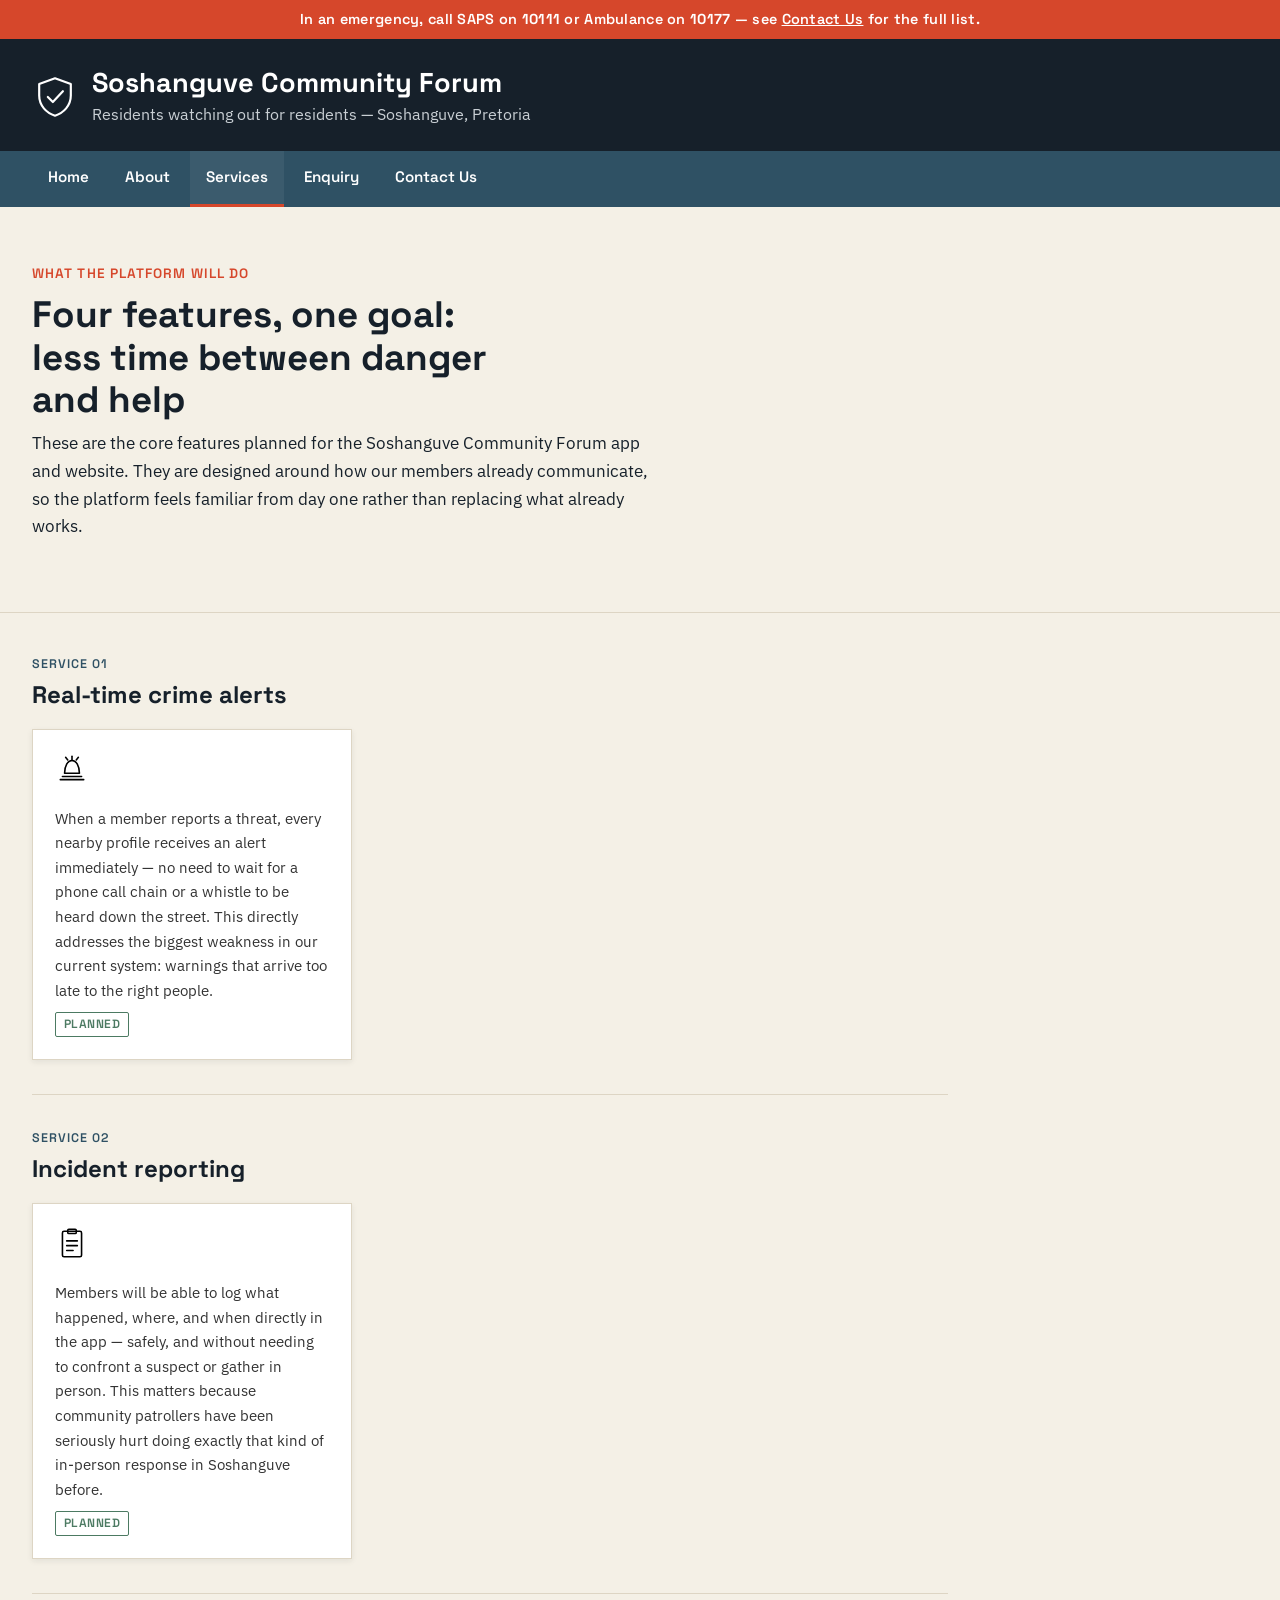
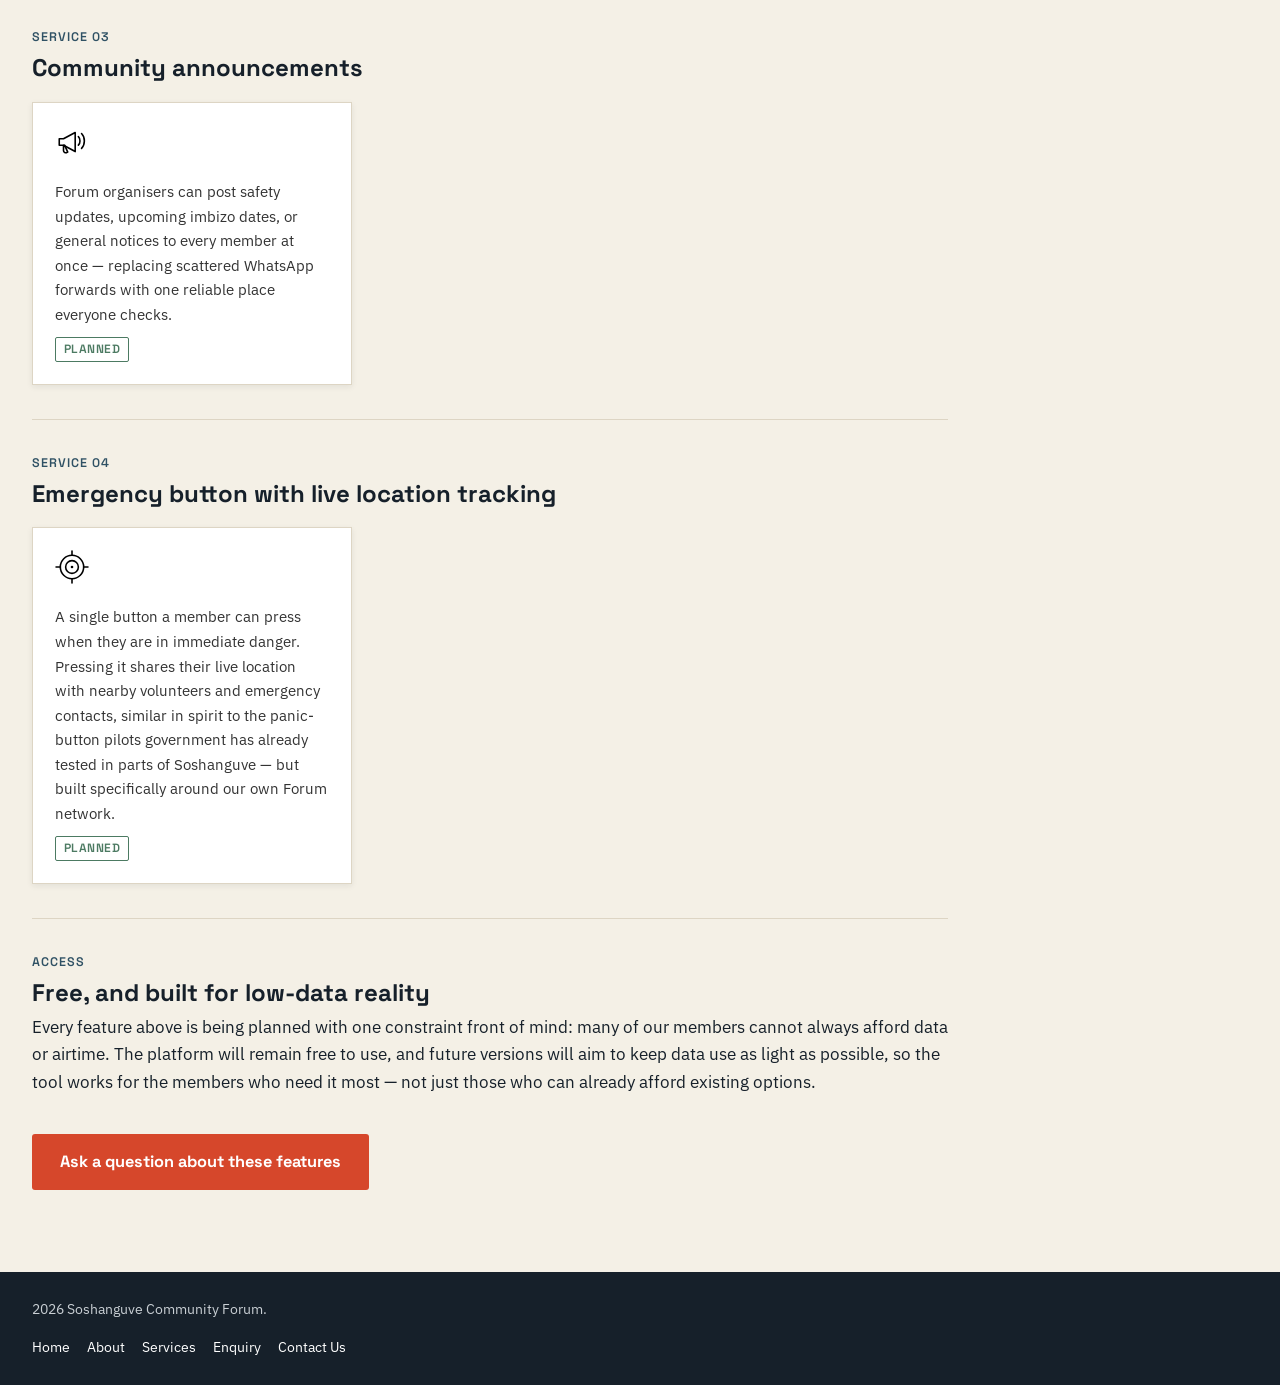
<file: Services.html>
<!DOCTYPE html>
<html lang="en">
<head>
<meta charset="UTF-8">
<meta name="viewport" content="width=device-width, initial-scale=1.0">
<title>Soshanguve Community Forum | Services</title>
<link rel="stylesheet" href="style.css">
</head>
<body>

<div class="alert-strip">
  In an emergency, call SAPS on <strong>10111</strong> or Ambulance on <strong>10177</strong> — see <a href="Contact%20Us.html">Contact Us</a> for the full list.
</div>

<header class="site-header">
  <div class="brand-row">
    <span class="icon-wrap"><img src="images/icon-shield.svg" alt=""></span>
    <div>
      <h1>Soshanguve Community Forum</h1>
      <p class="tagline">Residents watching out for residents — Soshanguve, Pretoria</p>
    </div>
  </div>
</header>

<nav class="site-nav">
  <a href="index.html">Home</a>
  <a href="About.html">About</a>
  <a href="Services.html" aria-current="page">Services</a>
  <a href="Enquiry.html">Enquiry</a>
  <a href="Contact%20Us.html">Contact Us</a>
</nav>

<section class="hero">
  <p class="eyebrow">What the platform will do</p>
  <h2>Four features, one goal: less time between danger and help</h2>
  <p class="lede">
    These are the core features planned for the Soshanguve Community Forum app and website.
    They are designed around how our members already communicate, so the platform feels
    familiar from day one rather than replacing what already works.
  </p>
</section>

<main>

  <section>
    <p class="eyebrow-small">Service 01</p>
    <h2>Real-time crime alerts</h2>
    <div class="card-grid">
      <div class="service-card" style="flex-basis:100%;">
        <span class="icon-wrap"><img src="images/icon-siren.svg" alt=""></span>
        <p>
          When a member reports a threat, every nearby profile receives an alert immediately —
          no need to wait for a phone call chain or a whistle to be heard down the street. This
          directly addresses the biggest weakness in our current system: warnings that arrive
          too late to the right people.
        </p>
        <span class="status">Planned</span>
      </div>
    </div>
  </section>

  <section>
    <p class="eyebrow-small">Service 02</p>
    <h2>Incident reporting</h2>
    <div class="card-grid">
      <div class="service-card" style="flex-basis:100%;">
        <span class="icon-wrap"><img src="images/icon-clipboard.svg" alt=""></span>
        <p>
          Members will be able to log what happened, where, and when directly in the app —
          safely, and without needing to confront a suspect or gather in person. This matters
          because community patrollers have been seriously hurt doing exactly that kind of
          in-person response in Soshanguve before.
        </p>
        <span class="status">Planned</span>
      </div>
    </div>
  </section>

  <section>
    <p class="eyebrow-small">Service 03</p>
    <h2>Community announcements</h2>
    <div class="card-grid">
      <div class="service-card" style="flex-basis:100%;">
        <span class="icon-wrap"><img src="images/icon-megaphone.svg" alt=""></span>
        <p>
          Forum organisers can post safety updates, upcoming imbizo dates, or general
          notices to every member at once — replacing scattered WhatsApp forwards with one
          reliable place everyone checks.
        </p>
        <span class="status">Planned</span>
      </div>
    </div>
  </section>

  <section>
    <p class="eyebrow-small">Service 04</p>
    <h2>Emergency button with live location tracking</h2>
    <div class="card-grid">
      <div class="service-card" style="flex-basis:100%;">
        <span class="icon-wrap"><img src="images/icon-target.svg" alt=""></span>
        <p>
          A single button a member can press when they are in immediate danger. Pressing it
          shares their live location with nearby volunteers and emergency contacts, similar in
          spirit to the panic-button pilots government has already tested in parts of
          Soshanguve — but built specifically around our own Forum network.
        </p>
        <span class="status">Planned</span>
      </div>
    </div>
  </section>

  <section>
    <p class="eyebrow-small">Access</p>
    <h2>Free, and built for low-data reality</h2>
    <p>
      Every feature above is being planned with one constraint front of mind: many of our
      members cannot always afford data or airtime. The platform will remain free to use, and
      future versions will aim to keep data use as light as possible, so the tool works for the
      members who need it most — not just those who can already afford existing options.
    </p>
    <a class="pulse-cta" href="Enquiry.html">
      Ask a question about these features
    </a>
  </section>

</main>

<footer class="site-footer">
  <p>2026 Soshanguve Community Forum.</p>
  <div class="foot-links">
    <a href="index.html">Home</a>
    <a href="About.html">About</a>
    <a href="Services.html">Services</a>
    <a href="Enquiry.html">Enquiry</a>
    <a href="Contact%20Us.html">Contact Us</a>
  </div>
</footer>

</body>
</html>
</file>
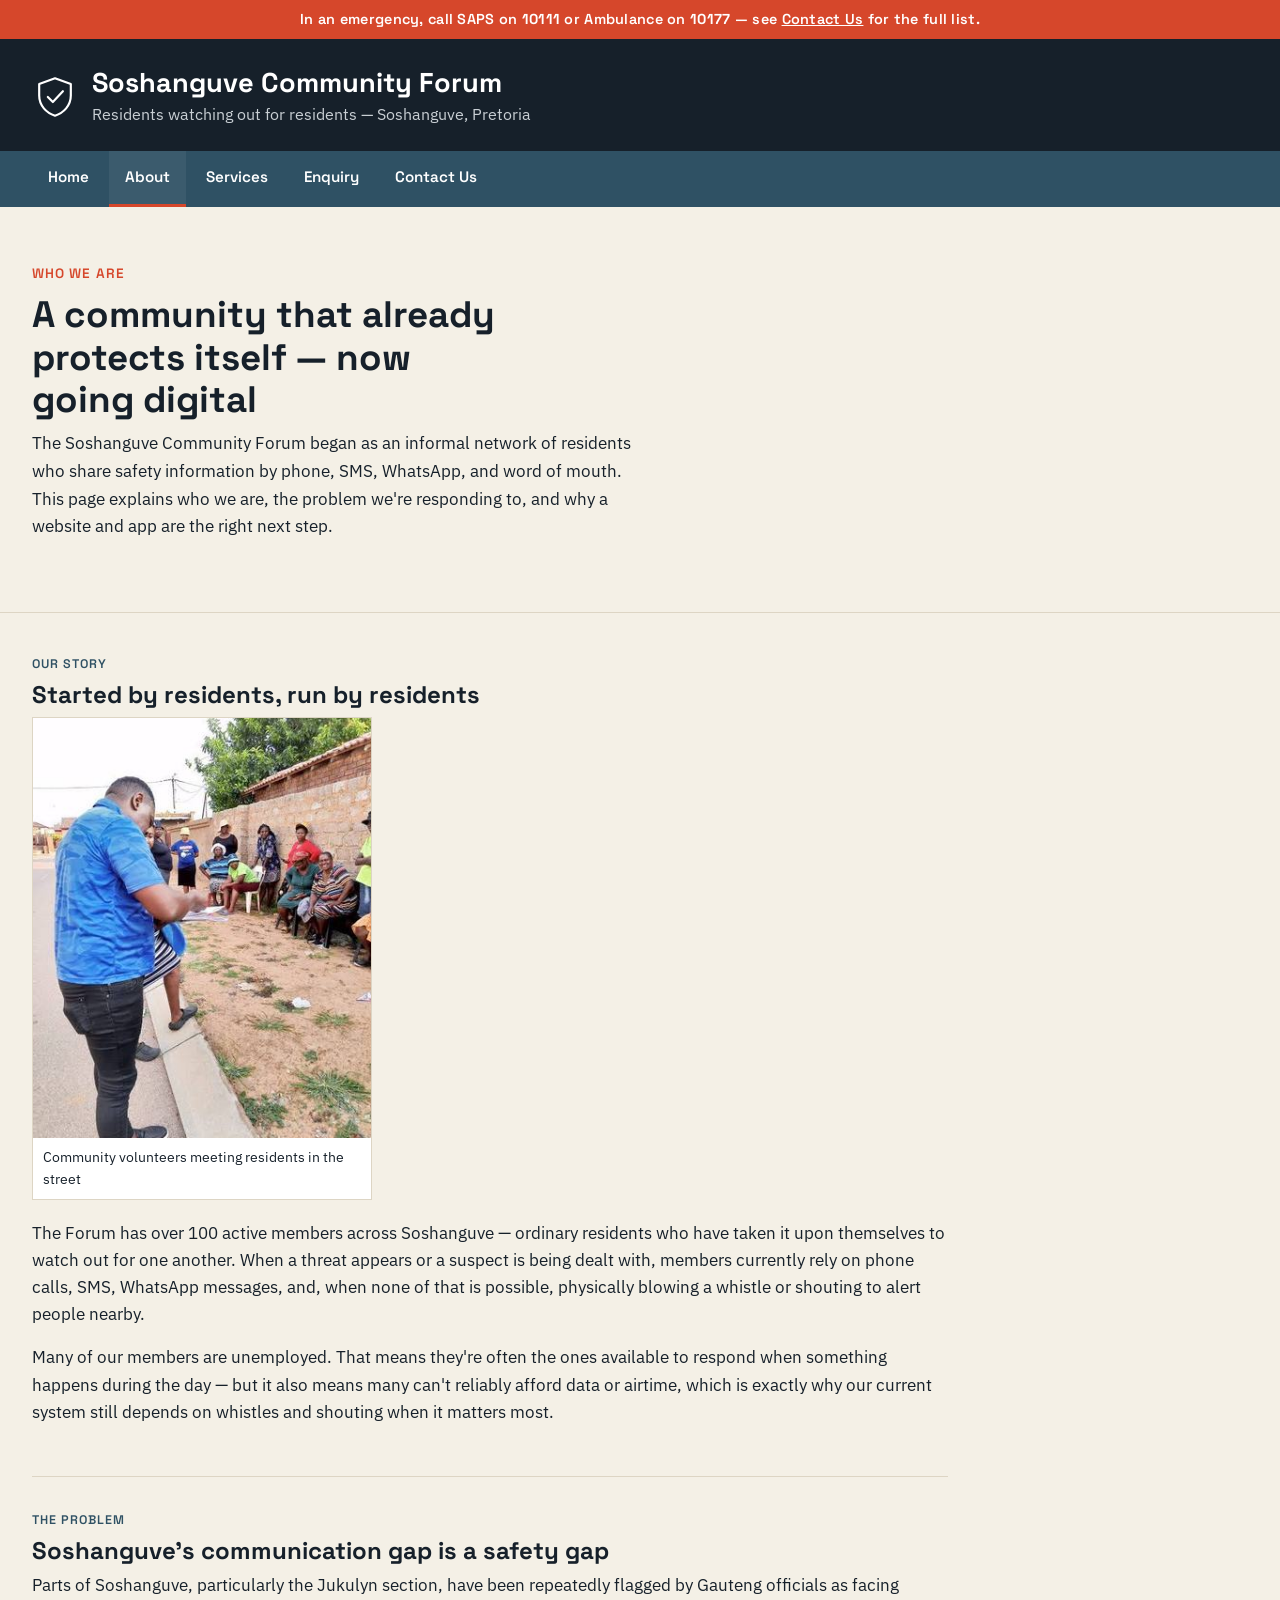
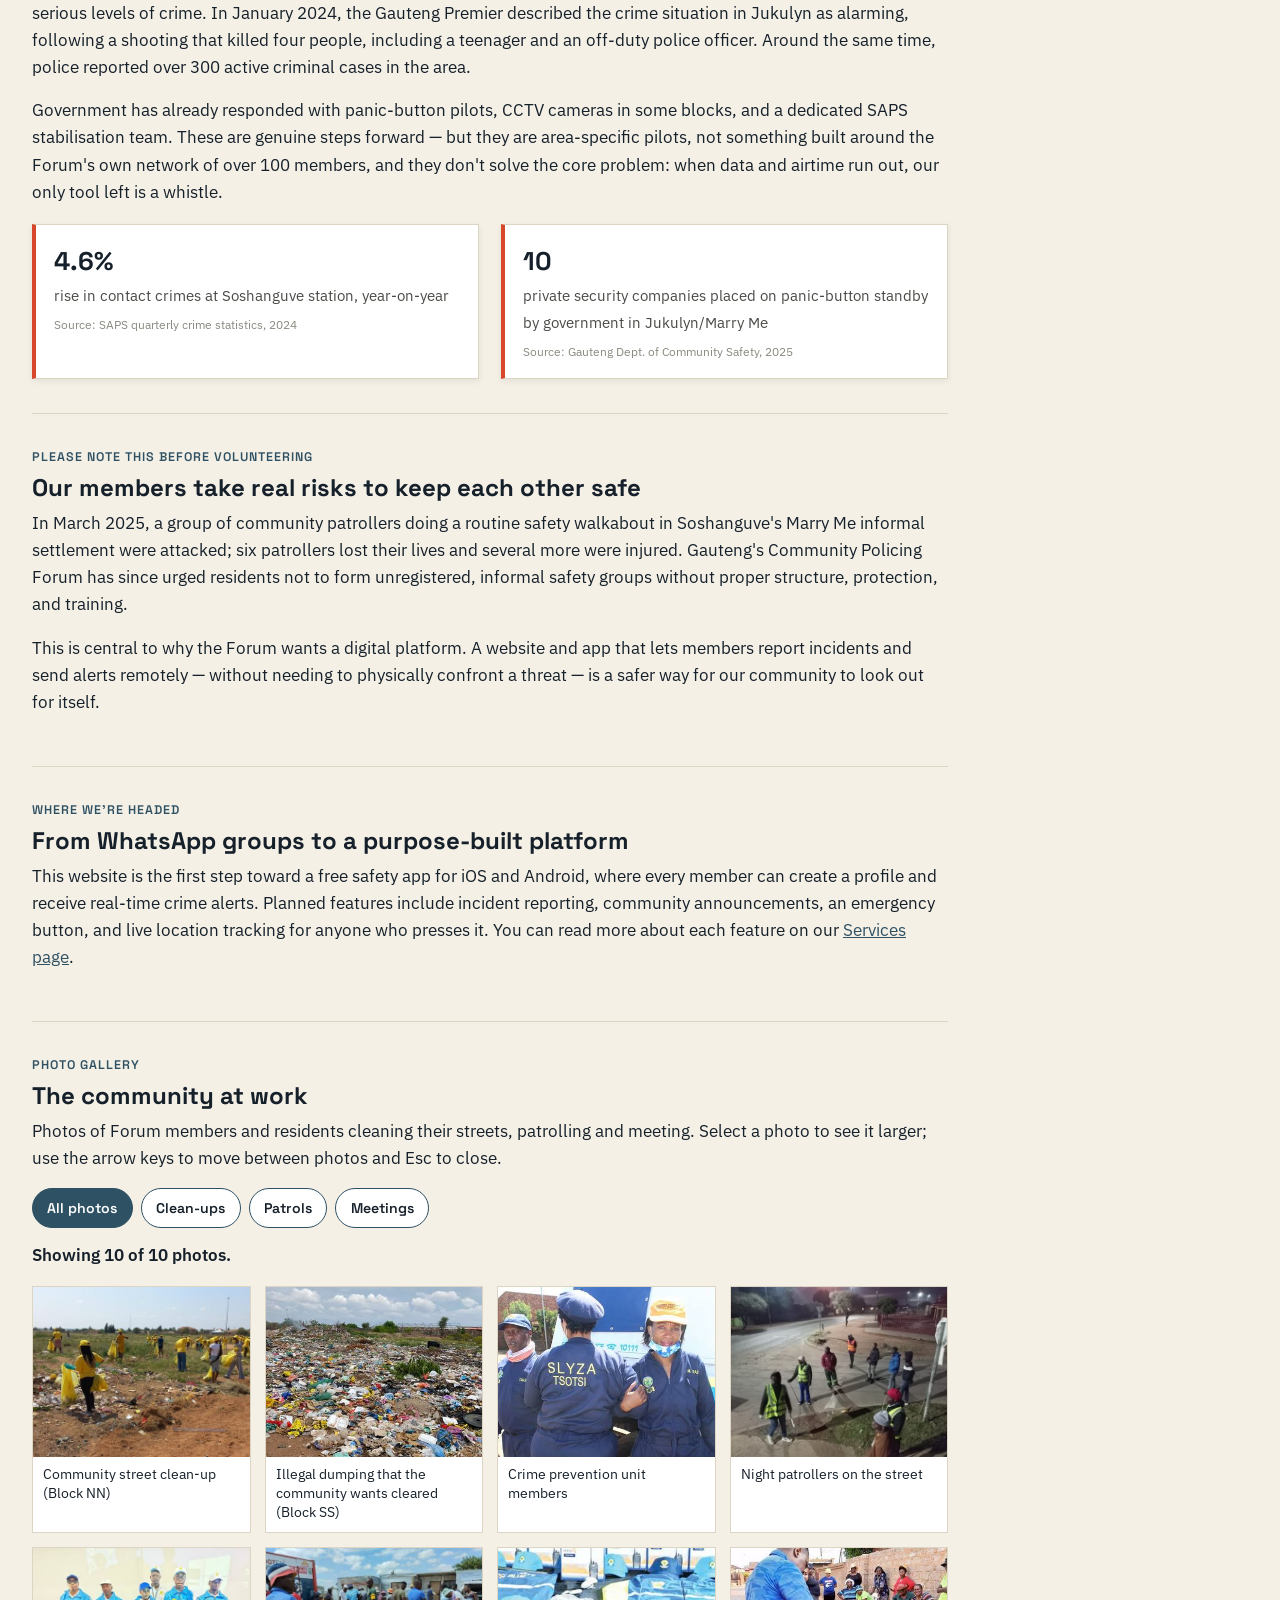
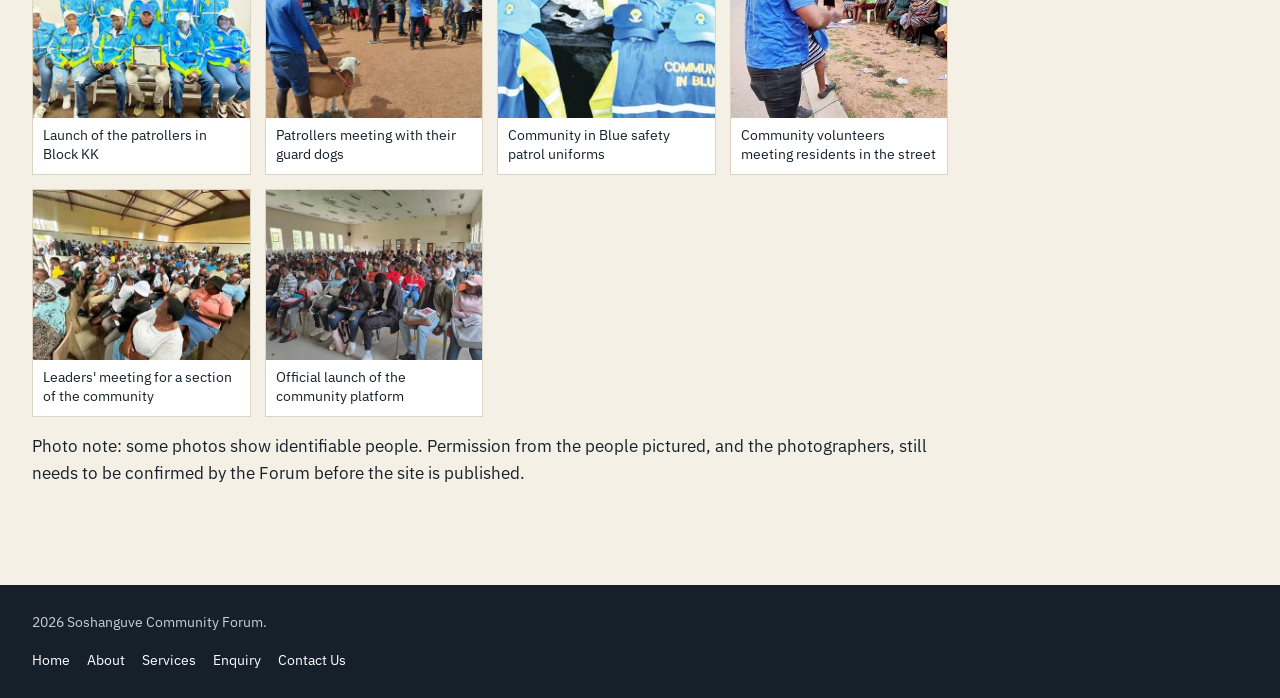
<file: Part 3/About.html>
<!DOCTYPE html>
<html lang="en">
<head>
<meta charset="UTF-8">
<meta name="viewport" content="width=device-width, initial-scale=1.0">
<title>About the Soshanguve Community Forum | Our Story and Photos</title>
<meta name="description" content="Learn who the Soshanguve Community Forum is, the safety problem residents face, and see photos of clean-ups, patrols and community meetings.">
<meta name="keywords" content="about Soshanguve Community Forum, community patrollers, Jukulyn, Marry Me, community photos, safety volunteers">
<meta name="author" content="ST10540153">
<meta property="og:title" content="About the Soshanguve Community Forum | Our Story and Photos">
<meta property="og:description" content="Learn who the Soshanguve Community Forum is, the safety problem residents face, and see photos of clean-ups, patrols and community meetings.">
<meta property="og:type" content="website">
<meta property="og:locale" content="en_ZA">
<meta name="theme-color" content="#16202A">
<link rel="stylesheet" href="style.css">
</head>
<body>
<a class="skip-link" href="#main-content">Skip to main content</a>

<div class="alert-strip">
  In an emergency, call SAPS on <strong>10111</strong> or Ambulance on <strong>10177</strong> — see <a href="Contact%20Us.html">Contact Us</a> for the full list.
</div>

<header class="site-header">
  <div class="brand-row">
    <span class="icon-wrap"><img src="images/icons/icon-shield.svg" alt=""></span>
    <div>
      <h1>Soshanguve Community Forum</h1>
      <p class="tagline">Residents watching out for residents — Soshanguve, Pretoria</p>
    </div>
  </div>
</header>

<nav class="site-nav">
  <a href="index.html">Home</a>
  <a href="About.html" aria-current="page">About</a>
  <a href="Services.html">Services</a>
  <a href="Enquiry.html">Enquiry</a>
  <a href="Contact%20Us.html">Contact Us</a>
</nav>

<section class="hero">
  <p class="eyebrow">Who we are</p>
  <h2>A community that already protects itself — now going digital</h2>
  <p class="lede">
    The Soshanguve Community Forum began as an informal network of residents who share safety
    information by phone, SMS, WhatsApp, and word of mouth. This page explains who we are, the
    problem we're responding to, and why a website and app are the right next step.
  </p>
</section>

<main id="main-content">

  <section id="our-story">
    <p class="eyebrow-small">Our story</p>
    <h2>Started by residents, run by residents</h2>
          <figure class="photo-card photo-side">
        <a href="#gallery"><img src="images/thumbs/community-volunteers-street-meeting-thumb.jpg" srcset="images/thumbs/community-volunteers-street-meeting-thumb.jpg 360w, images/gallery/community-volunteers-street-meeting.jpg 480w" sizes="(max-width: 600px) 90vw, 320px" width="360" height="480" loading="lazy" alt="A man in a blue shirt addressing residents who are seated along a wall beside a dirt street"></a>
        <figcaption>Community volunteers meeting residents in the street</figcaption>
      </figure>
    <p>
      The Forum has over 100 active members across Soshanguve — ordinary residents who have
      taken it upon themselves to watch out for one another. When a threat appears or a
      suspect is being dealt with, members currently rely on phone calls, SMS, WhatsApp
      messages, and, when none of that is possible, physically blowing a whistle or shouting to
      alert people nearby.
    </p>
    <p>
      Many of our members are unemployed. That means they're often the ones available to
      respond when something happens during the day — but it also means many can't reliably
      afford data or airtime, which is exactly why our current system still depends on whistles
      and shouting when it matters most.
    </p>
  </section>

  <section id="the-problem">
    <p class="eyebrow-small">The problem</p>
    <h2>Soshanguve's communication gap is a safety gap</h2>
    <p>
      Parts of Soshanguve, particularly the Jukulyn section, have been repeatedly flagged by
      Gauteng officials as facing serious levels of crime. In January 2024, the Gauteng Premier
      described the crime situation in Jukulyn as alarming, following a shooting that killed
      four people, including a teenager and an off-duty police officer. Around the same time,
      police reported over 300 active criminal cases in the area.
    </p>
    <p>
      Government has already responded with panic-button pilots, CCTV cameras in some blocks,
      and a dedicated SAPS stabilisation team. These are genuine steps forward — but they are
      area-specific pilots, not something built around the Forum's own network of over 100
      members, and they don't solve the core problem: when data and airtime run out, our only
      tool left is a whistle.
    </p>
    <div class="stat-row">
      <div class="stat-card">
        <span class="num">4.6%</span>
        <span class="label">rise in contact crimes at Soshanguve station, year-on-year</span>
        <span class="src">Source: SAPS quarterly crime statistics, 2024</span>
      </div>
      <div class="stat-card">
        <span class="num">10</span>
        <span class="label">private security companies placed on panic-button standby by government in Jukulyn/Marry Me</span>
        <span class="src">Source: Gauteng Dept. of Community Safety, 2025</span>
      </div>
    </div>
  </section>

  <section id="volunteer-risk">
    <p class="eyebrow-small">please note this before volunteering</p>
    <h2>Our members take real risks to keep each other safe</h2>
    <p>
      In March 2025, a group of community patrollers doing a routine safety walkabout in
      Soshanguve's Marry Me informal settlement were attacked; six patrollers lost their lives
      and several more were injured. Gauteng's Community Policing Forum has since urged
      residents not to form unregistered, informal safety groups without proper structure,
      protection, and training.
    </p>
    <p>
      This is central to why the Forum wants a digital platform. A website and app that lets
      members report incidents and send alerts remotely — without needing to physically
      confront a threat — is a safer way for our community to look out for itself.
    </p>
  </section>

  <section id="where-were-headed">
    <p class="eyebrow-small">Where we're headed</p>
    <h2>From WhatsApp groups to a purpose-built platform</h2>
    <p>
      This website is the first step toward a free safety app for iOS and Android, where every
      member can create a profile and receive real-time crime alerts. Planned features include
      incident reporting, community announcements, an emergency button, and live location
      tracking for anyone who presses it. You can read more about each feature on our
      <a href="Services.html">Services page</a>.
    </p>
  </section>

  <section aria-labelledby="gallery-heading">
    <p class="eyebrow-small">Photo gallery</p>
    <h2 id="gallery-heading">The community at work</h2>
    <p>Photos of Forum members and residents cleaning their streets, patrolling and meeting. Select a photo to see it larger; use the arrow keys to move between photos and Esc to close.</p>
    <div class="topic-chips" role="group" aria-label="Filter photos by category">
        <button type="button" class="chip" data-filter="all" aria-pressed="true">All photos</button>
        <button type="button" class="chip" data-filter="cleanup" aria-pressed="false">Clean-ups</button>
        <button type="button" class="chip" data-filter="patrols" aria-pressed="false">Patrols</button>
        <button type="button" class="chip" data-filter="meetings" aria-pressed="false">Meetings</button>
        </div>
    <p id="gallery-status" class="search-status" role="status" aria-live="polite"></p>
    <ul id="gallery" class="gallery-grid">
      <li data-category="cleanup">
        <a class="gallery-link" href="images/gallery/community-street-cleanup.jpg" data-caption="Community street clean-up (Block NN)">
          <img src="images/thumbs/community-street-cleanup-thumb.jpg" width="480" height="360" loading="lazy" alt="Community members in yellow caps and vests collecting rubbish bags on an open stretch of ground during a street clean-up">
          <span class="gallery-caption">Community street clean-up (Block NN)</span>
        </a>
      </li>
      <li data-category="cleanup">
        <a class="gallery-link" href="images/gallery/illegal-dumping-block-ss.jpg" data-caption="Illegal dumping that the community wants cleared (Block SS)">
          <img src="images/thumbs/illegal-dumping-block-ss-thumb.jpg" width="360" height="480" loading="lazy" alt="A large pile of dumped rubbish and plastic waste spread across open ground under a cloudy sky">
          <span class="gallery-caption">Illegal dumping that the community wants cleared (Block SS)</span>
        </a>
      </li>
      <li data-category="patrols">
        <a class="gallery-link" href="images/gallery/crime-prevention-unit-members.jpg" data-caption="Crime prevention unit members">
          <img src="images/thumbs/crime-prevention-unit-members-thumb.jpg" width="480" height="320" loading="lazy" alt="Three women in navy overalls standing together beside a police vehicle marked 10111, one wearing a jacket that says Slyza Tsotsi">
          <span class="gallery-caption">Crime prevention unit members</span>
        </a>
      </li>
      <li data-category="patrols">
        <a class="gallery-link" href="images/gallery/night-patrollers-on-street.jpg" data-caption="Night patrollers on the street">
          <img src="images/thumbs/night-patrollers-on-street-thumb.jpg" width="480" height="360" loading="lazy" alt="Community patrollers in reflective vests standing on a street at night under street lighting">
          <span class="gallery-caption">Night patrollers on the street</span>
        </a>
      </li>
      <li data-category="patrols">
        <a class="gallery-link" href="images/gallery/block-kk-patrollers-launch.jpg" data-caption="Launch of the patrollers in Block KK">
          <img src="images/thumbs/block-kk-patrollers-launch-thumb.jpg" width="480" height="360" loading="lazy" alt="A group of patrollers in matching blue and yellow jackets seated together, one holding a framed certificate">
          <span class="gallery-caption">Launch of the patrollers in Block KK</span>
        </a>
      </li>
      <li data-category="patrols">
        <a class="gallery-link" href="images/gallery/patrollers-meeting-with-guard-dogs.jpg" data-caption="Patrollers meeting with their guard dogs">
          <img src="images/thumbs/patrollers-meeting-with-guard-dogs-thumb.jpg" width="480" height="361" loading="lazy" alt="Patrollers and residents gathered outdoors on sandy ground, a man in a blue top holding a dog on a lead in the foreground">
          <span class="gallery-caption">Patrollers meeting with their guard dogs</span>
        </a>
      </li>
      <li data-category="patrols">
        <a class="gallery-link" href="images/gallery/community-in-blue-patrol-uniforms.jpg" data-caption="Community in Blue safety patrol uniforms">
          <img src="images/thumbs/community-in-blue-patrol-uniforms-thumb.jpg" width="480" height="231" loading="lazy" alt="Blue and yellow Community in Blue safety patrol jackets and caps laid out on a table">
          <span class="gallery-caption">Community in Blue safety patrol uniforms</span>
        </a>
      </li>
      <li data-category="meetings">
        <a class="gallery-link" href="images/gallery/community-volunteers-street-meeting.jpg" data-caption="Community volunteers meeting residents in the street">
          <img src="images/thumbs/community-volunteers-street-meeting-thumb.jpg" width="360" height="480" loading="lazy" alt="A man in a blue shirt addressing residents who are seated along a wall beside a dirt street">
          <span class="gallery-caption">Community volunteers meeting residents in the street</span>
        </a>
      </li>
      <li data-category="meetings">
        <a class="gallery-link" href="images/gallery/leaders-meeting-per-section.jpg" data-caption="Leaders&#x27; meeting for a section of the community">
          <img src="images/thumbs/leaders-meeting-per-section-thumb.jpg" width="480" height="360" loading="lazy" alt="A packed community hall with residents seated in rows during a leaders&#x27; meeting for one section">
          <span class="gallery-caption">Leaders&#x27; meeting for a section of the community</span>
        </a>
      </li>
      <li data-category="meetings">
        <a class="gallery-link" href="images/gallery/platform-launch-community-hall.jpg" data-caption="Official launch of the community platform">
          <img src="images/thumbs/platform-launch-community-hall-thumb.jpg" width="480" height="360" loading="lazy" alt="A large audience of residents seated in a hall at the official launch of the community platform">
          <span class="gallery-caption">Official launch of the community platform</span>
        </a>
      </li>
    </ul>
    <p class="hint photo-note">Photo note: some photos show identifiable people. Permission from the people pictured, and the photographers, still needs to be confirmed by the Forum before the site is published.</p>
  </section>

</main>

<footer class="site-footer">
  <p>2026 Soshanguve Community Forum.</p>
  <div class="foot-links">
    <a href="index.html">Home</a>
    <a href="About.html">About</a>
    <a href="Services.html">Services</a>
    <a href="Enquiry.html">Enquiry</a>
    <a href="Contact%20Us.html">Contact Us</a>
  </div>
</footer>

<script src="js/nav.js" defer></script>
<script src="js/gallery.js" defer></script>
</body>
</html>
</file>
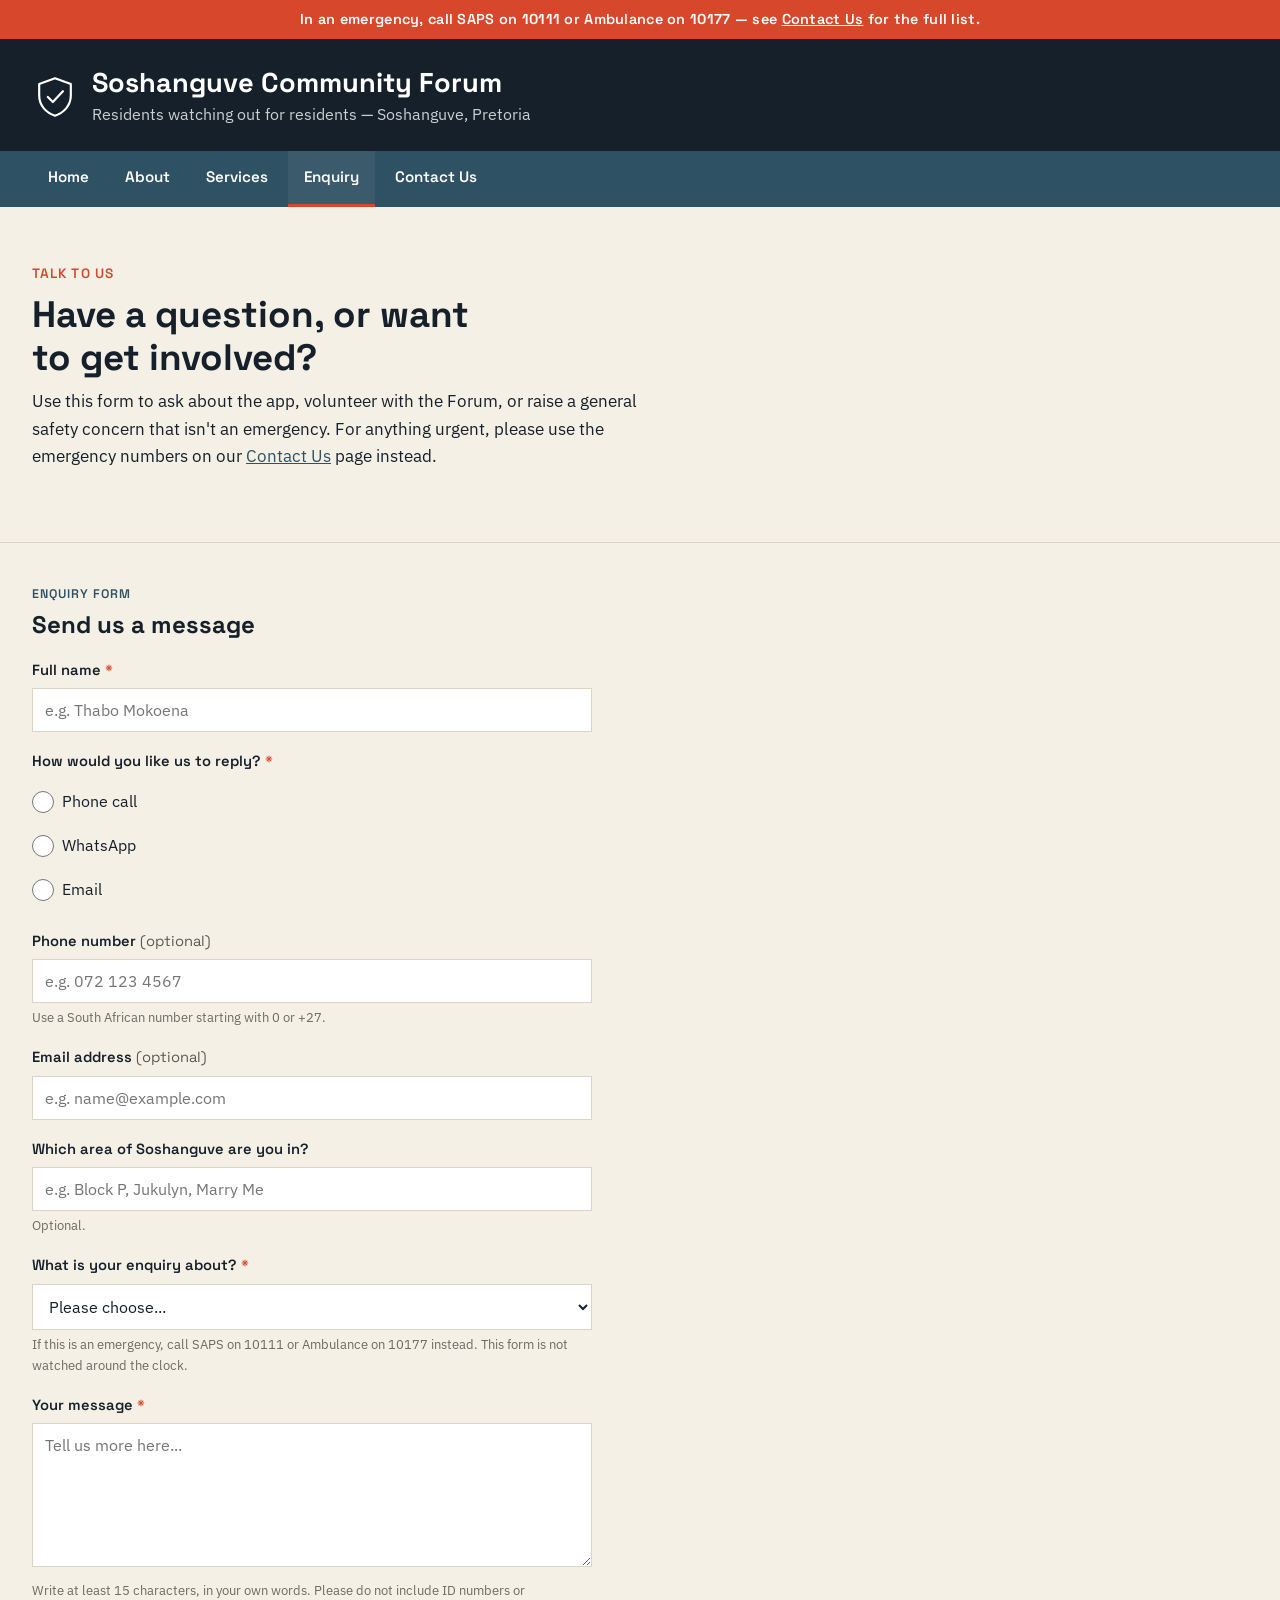
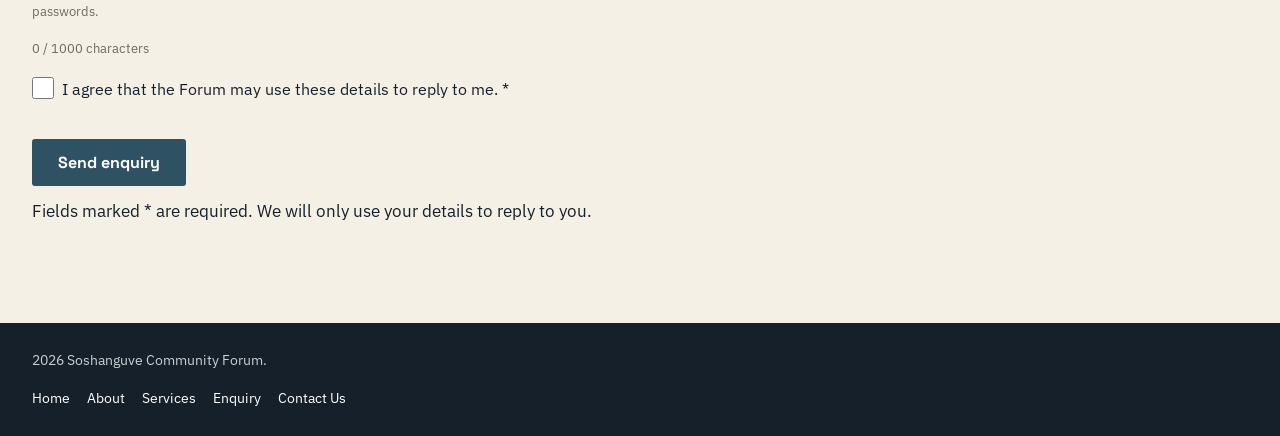
<file: Part 3/Enquiry.html>
<!DOCTYPE html>
<html lang="en">
<head>
<meta charset="UTF-8">
<meta name="viewport" content="width=device-width, initial-scale=1.0">
<title>Send an Enquiry | Soshanguve Community Forum</title>
<meta name="description" content="Ask a question, offer to volunteer or raise a non-urgent safety concern with the Soshanguve Community Forum using our checked, easy enquiry form.">
<meta name="keywords" content="enquiry form, volunteer Soshanguve, community forum question, safety concern, contact forum">
<meta name="author" content="ST10540153">
<meta property="og:title" content="Send an Enquiry | Soshanguve Community Forum">
<meta property="og:description" content="Ask a question, offer to volunteer or raise a non-urgent safety concern with the Soshanguve Community Forum using our checked, easy enquiry form.">
<meta property="og:type" content="website">
<meta property="og:locale" content="en_ZA">
<meta name="theme-color" content="#16202A">
<link rel="stylesheet" href="style.css">
</head>
<body>
<a class="skip-link" href="#main-content">Skip to main content</a>

<div class="alert-strip">
  In an emergency, call SAPS on <strong>10111</strong> or Ambulance on <strong>10177</strong> — see <a href="Contact%20Us.html">Contact Us</a> for the full list.
</div>

<header class="site-header">
  <div class="brand-row">
    <span class="icon-wrap"><img src="images/icons/icon-shield.svg" alt=""></span>
    <div>
      <h1>Soshanguve Community Forum</h1>
      <p class="tagline">Residents watching out for residents — Soshanguve, Pretoria</p>
    </div>
  </div>
</header>

<nav class="site-nav">
  <a href="index.html">Home</a>
  <a href="About.html">About</a>
  <a href="Services.html">Services</a>
  <a href="Enquiry.html" aria-current="page">Enquiry</a>
  <a href="Contact%20Us.html">Contact Us</a>
</nav>

<section class="hero">
  <p class="eyebrow">Talk to us</p>
  <h2>Have a question, or want to get involved?</h2>
  <p class="lede">
    Use this form to ask about the app, volunteer with the Forum, or raise a general safety
    concern that isn't an emergency. For anything urgent, please use the emergency numbers
    on our <a href="Contact%20Us.html">Contact Us</a> page instead.
  </p>
</section>

<main id="main-content">

  <section id="enquiry-form">
    <p class="eyebrow-small">Enquiry form</p>
    <h2>Send us a message</h2>

    <form class="stack" name="enquiry" method="POST" action="/" data-form-type="enquiry" data-netlify="true" netlify-honeypot="bot-field" novalidate>
      <input type="hidden" name="form-name" value="enquiry">
      <div class="form-summary" role="alert" tabindex="-1" hidden></div>
      <p class="hp-field" aria-hidden="true"><label>Leave this field empty <input type="text" name="bot-field" tabindex="-1" autocomplete="off"></label></p>
      <div class="field">
        <label for="name">Full name <span class="req" aria-hidden="true">*</span></label>
        <input type="text" id="name" name="name" autocomplete="name" required aria-required="true" maxlength="60" placeholder="e.g. Thabo Mokoena" aria-describedby="name-error">
        
        <p class="field-error" id="name-error" role="alert" hidden></p>
      </div>
      <fieldset class="field fieldset" id="reply-field">
        <legend>How would you like us to reply? <span class="req" aria-hidden="true">*</span></legend>
        <label class="radio-label"><input type="radio" name="reply" id="reply" value="phone" aria-describedby="reply-error"> Phone call</label>
        <label class="radio-label"><input type="radio" name="reply" value="whatsapp" aria-describedby="reply-error"> WhatsApp</label>
        <label class="radio-label"><input type="radio" name="reply" value="email" aria-describedby="reply-error"> Email</label>
        <p class="field-error" id="reply-error" role="alert" hidden></p>
      </fieldset>
      <div class="field">
        <label for="phone">Phone number <span class="optional" id="phone-note">(optional)</span></label>
         <input type="tel" id="phone" name="phone" autocomplete="tel" inputmode="tel" maxlength="20" placeholder="e.g. 072 123 4567" aria-describedby="phone-hint phone-error">
        <p class="hint" id="phone-hint">Use a South African number starting with 0 or +27.</p>
        <p class="field-error" id="phone-error" role="alert" hidden></p>
      </div>
      <div class="field">
        <label for="email">Email address <span class="optional" id="email-note">(optional)</span></label>
        <input type="email" id="email" name="email" autocomplete="email" maxlength="254" placeholder="e.g. name@example.com" aria-describedby="email-error">
        
        <p class="field-error" id="email-error" role="alert" hidden></p>
      </div>
      <div class="field">
        <label for="area">Which area of Soshanguve are you in?</label>
        <input type="text" id="area" name="area" autocomplete="off" maxlength="80" placeholder="e.g. Block P, Jukulyn, Marry Me" aria-describedby="area-error">
        <p class="hint" id="area-hint">Optional.</p>
        <p class="field-error" id="area-error" role="alert" hidden></p>
      </div>
      <div class="field">
        <label for="reason">What is your enquiry about? <span class="req" aria-hidden="true">*</span></label>
        <select id="reason" name="reason" required aria-required="true" aria-describedby="reason-error">
          <option value="">Please choose...</option>
          <option value="General question about the app">General question about the app</option>
          <option value="I want to volunteer with the Forum">I want to volunteer with the Forum</option>
          <option value="I want to sponsor or support the Forum">I want to sponsor or support the Forum</option>
          <option value="A non-urgent safety concern in my area">A non-urgent safety concern in my area</option>
          <option value="Media or partnership enquiry">Media or partnership enquiry</option>
          <option value="Something else">Something else</option>
          <option value="Emergency - I need immediate help">This is an emergency — I need immediate help</option>
        </select>
        <p class="hint" id="reason-hint">If this is an emergency, call SAPS on 10111 or Ambulance on 10177 instead. This form is not watched around the clock.</p>
        <p class="field-error" id="reason-error" role="alert" hidden></p>
      </div>
      <div class="field">
        <label for="message">Your message <span class="req" aria-hidden="true">*</span></label>
        <textarea id="message" name="message" rows="6" required aria-required="true" maxlength="1200" placeholder="Tell us more here..." aria-describedby="message-hint message-count message-error"></textarea>
        <p class="hint" id="message-hint">Write at least 15 characters, in your own words. Please do not include ID numbers or passwords.</p>
        <p class="hint" id="message-count" aria-live="off">0 / 1000 characters</p>
        <p class="field-error" id="message-error" role="alert" hidden></p>
      </div>
      <div class="field field-check">
        <label class="check-label"><input type="checkbox" id="consent" name="consent" value="yes" aria-describedby="consent-error"> <span>I agree that the Forum may use these details to reply to me. *</span></label>
        <p class="field-error" id="consent-error" role="alert" hidden></p>
      </div>
      <button type="submit" class="submit-btn">Send enquiry</button>
      <p class="hint" style="margin-top:12px;">Fields marked * are required. We will only use your details to reply to you.</p>
    </form>
    <div class="form-status" role="status" aria-live="polite" tabindex="-1" hidden></div>
  </section>

</main>

<footer class="site-footer">
  <p>2026 Soshanguve Community Forum.</p>
  <div class="foot-links">
    <a href="index.html">Home</a>
    <a href="About.html">About</a>
    <a href="Services.html">Services</a>
    <a href="Enquiry.html">Enquiry</a>
    <a href="Contact%20Us.html">Contact Us</a>
  </div>
</footer>

<script src="js/config.js" defer></script>
<script src="js/nav.js" defer></script>
<script src="js/forms.js" defer></script>
</body>
</html>
</file>
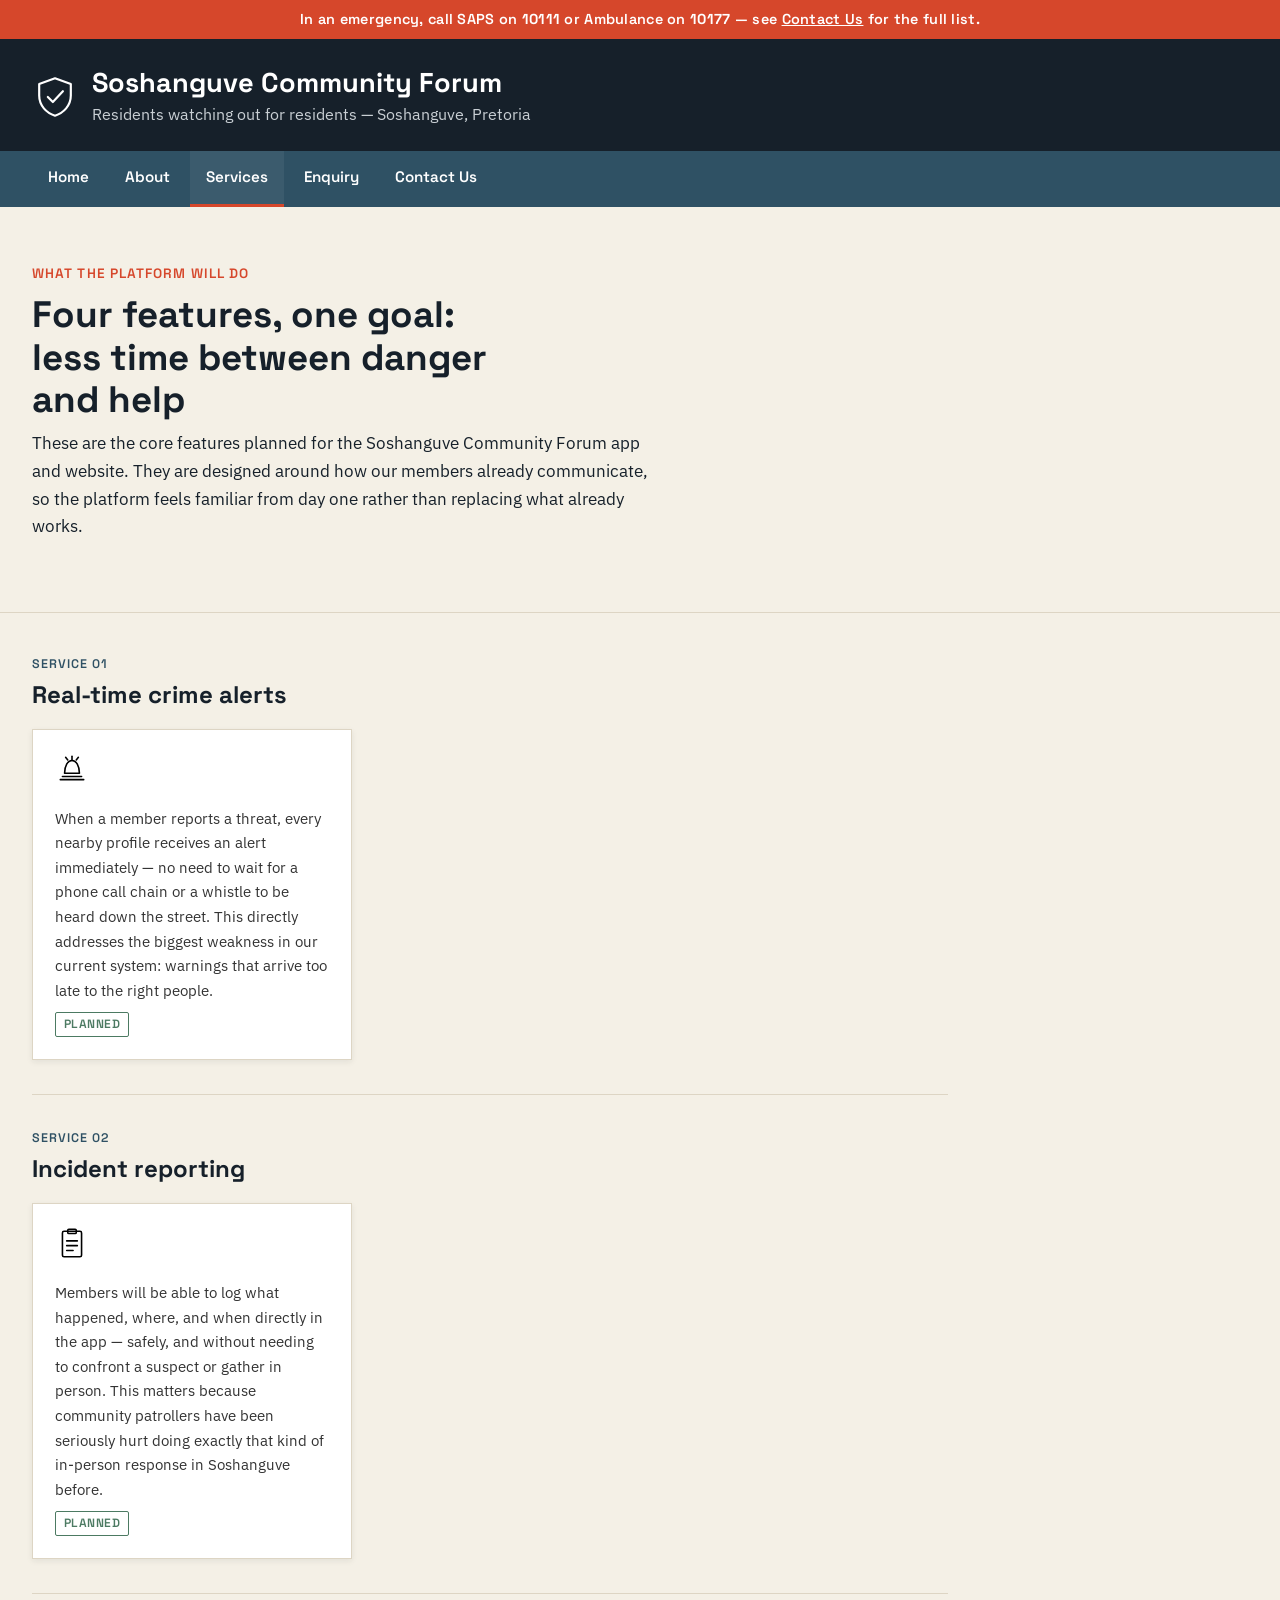
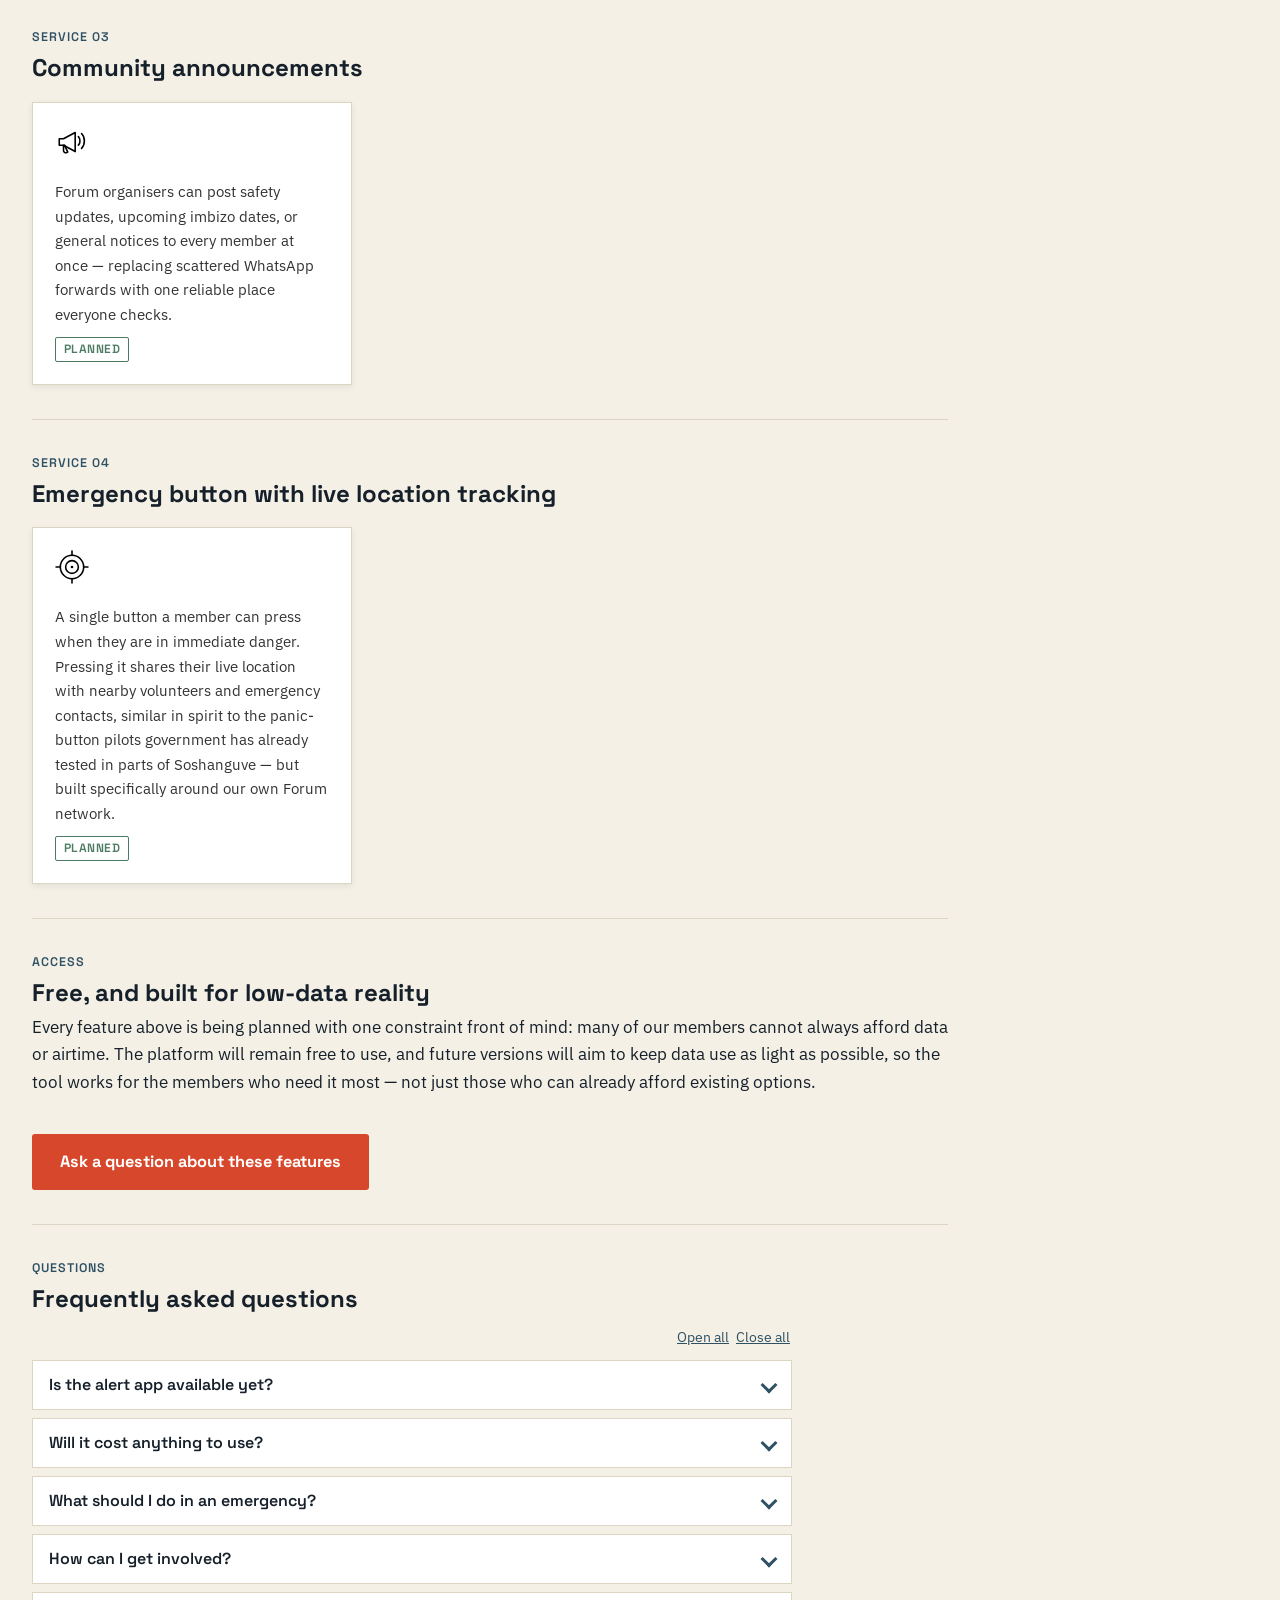
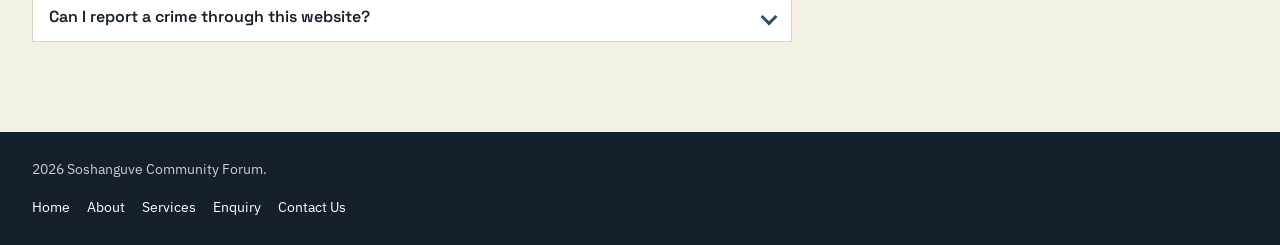
<file: Part 3/Services.html>
<!DOCTYPE html>
<html lang="en">
<head>
<meta charset="UTF-8">
<meta name="viewport" content="width=device-width, initial-scale=1.0">
<title>Planned Safety Services | Soshanguve Community Forum</title>
<meta name="description" content="See the planned services: real-time crime alerts, incident reporting, community announcements and an emergency button, plus answers to common questions.">
<meta name="keywords" content="community safety app, crime alerts, incident reporting, emergency button, Soshanguve services, FAQ">
<meta name="author" content="ST10540153">
<meta property="og:title" content="Planned Safety Services | Soshanguve Community Forum">
<meta property="og:description" content="See the planned services: real-time crime alerts, incident reporting, community announcements and an emergency button, plus answers to common questions.">
<meta property="og:type" content="website">
<meta property="og:locale" content="en_ZA">
<meta name="theme-color" content="#16202A">
<link rel="stylesheet" href="style.css">
</head>
<body>
<a class="skip-link" href="#main-content">Skip to main content</a>

<div class="alert-strip">
  In an emergency, call SAPS on <strong>10111</strong> or Ambulance on <strong>10177</strong> — see <a href="Contact%20Us.html">Contact Us</a> for the full list.
</div>

<header class="site-header">
  <div class="brand-row">
    <span class="icon-wrap"><img src="images/icons/icon-shield.svg" alt=""></span>
    <div>
      <h1>Soshanguve Community Forum</h1>
      <p class="tagline">Residents watching out for residents — Soshanguve, Pretoria</p>
    </div>
  </div>
</header>

<nav class="site-nav">
  <a href="index.html">Home</a>
  <a href="About.html">About</a>
  <a href="Services.html" aria-current="page">Services</a>
  <a href="Enquiry.html">Enquiry</a>
  <a href="Contact%20Us.html">Contact Us</a>
</nav>

<section class="hero">
  <p class="eyebrow">What the platform will do</p>
  <h2>Four features, one goal: less time between danger and help</h2>
  <p class="lede">
    These are the core features planned for the Soshanguve Community Forum app and website.
    They are designed around how our members already communicate, so the platform feels
    familiar from day one rather than replacing what already works.
  </p>
</section>

<main id="main-content">

  <section id="alerts">
    <p class="eyebrow-small">Service 01</p>
    <h2>Real-time crime alerts</h2>
    <div class="card-grid">
      <div class="service-card" style="flex-basis:100%;">
        <span class="icon-wrap"><img src="images/icons/icon-siren.svg" alt=""></span>
        <p>
          When a member reports a threat, every nearby profile receives an alert immediately —
          no need to wait for a phone call chain or a whistle to be heard down the street. This
          directly addresses the biggest weakness in our current system: warnings that arrive
          too late to the right people.
        </p>
        <span class="status">Planned</span>
      </div>
    </div>
  </section>

  <section id="reporting">
    <p class="eyebrow-small">Service 02</p>
    <h2>Incident reporting</h2>
    <div class="card-grid">
      <div class="service-card" style="flex-basis:100%;">
        <span class="icon-wrap"><img src="images/icons/icon-clipboard.svg" alt=""></span>
        <p>
          Members will be able to log what happened, where, and when directly in the app —
          safely, and without needing to confront a suspect or gather in person. This matters
          because community patrollers have been seriously hurt doing exactly that kind of
          in-person response in Soshanguve before.
        </p>
        <span class="status">Planned</span>
      </div>
    </div>
  </section>

  <section id="announcements">
    <p class="eyebrow-small">Service 03</p>
    <h2>Community announcements</h2>
    <div class="card-grid">
      <div class="service-card" style="flex-basis:100%;">
        <span class="icon-wrap"><img src="images/icons/icon-megaphone.svg" alt=""></span>
        <p>
          Forum organisers can post safety updates, upcoming imbizo dates, or general
          notices to every member at once — replacing scattered WhatsApp forwards with one
          reliable place everyone checks.
        </p>
        <span class="status">Planned</span>
      </div>
    </div>
  </section>

  <section id="emergency-button">
    <p class="eyebrow-small">Service 04</p>
    <h2>Emergency button with live location tracking</h2>
    <div class="card-grid">
      <div class="service-card" style="flex-basis:100%;">
        <span class="icon-wrap"><img src="images/icons/icon-target.svg" alt=""></span>
        <p>
          A single button a member can press when they are in immediate danger. Pressing it
          shares their live location with nearby volunteers and emergency contacts, similar in
          spirit to the panic-button pilots government has already tested in parts of
          Soshanguve — but built specifically around our own Forum network.
        </p>
        <span class="status">Planned</span>
      </div>
    </div>
  </section>

  <section id="access">
    <p class="eyebrow-small">Access</p>
    <h2>Free, and built for low-data reality</h2>
    <p>
      Every feature above is being planned with one constraint front of mind: many of our
      members cannot always afford data or airtime. The platform will remain free to use, and
      future versions will aim to keep data use as light as possible, so the tool works for the
      members who need it most — not just those who can already afford existing options.
    </p>
    <a class="pulse-cta" href="Enquiry.html">
      Ask a question about these features
    </a>
  </section>

  <section id="faq" aria-labelledby="faq-heading">
    <p class="eyebrow-small">Questions</p>
    <h2 id="faq-heading">Frequently asked questions</h2>
    <div class="accordion" data-accordion>
      <p class="accordion-tools"><button type="button" class="link-btn" data-accordion-expand>Open all</button> <button type="button" class="link-btn" data-accordion-collapse>Close all</button></p>
      <div class="accordion-item">
        <h3><button type="button" class="accordion-trigger" id="faq-t1" aria-expanded="false" aria-controls="faq-p1"><span>Is the alert app available yet?</span><span class="accordion-icon" aria-hidden="true"></span></button></h3>
        <div class="accordion-panel" id="faq-p1" role="region" aria-labelledby="faq-t1" hidden><p>No. Real-time alerts, incident reporting, announcements and the emergency button are all planned features. This website is the first step, and the Forum still shares warnings by phone calls, SMS, WhatsApp and whistles.</p></div>
      </div>
      <div class="accordion-item">
        <h3><button type="button" class="accordion-trigger" id="faq-t2" aria-expanded="false" aria-controls="faq-p2"><span>Will it cost anything to use?</span><span class="accordion-icon" aria-hidden="true"></span></button></h3>
        <div class="accordion-panel" id="faq-p2" role="region" aria-labelledby="faq-t2" hidden><p>The platform is planned to stay free to use. Future versions aim to keep data use as light as possible, because many members cannot always afford data or airtime.</p></div>
      </div>
      <div class="accordion-item">
        <h3><button type="button" class="accordion-trigger" id="faq-t3" aria-expanded="false" aria-controls="faq-p3"><span>What should I do in an emergency?</span><span class="accordion-icon" aria-hidden="true"></span></button></h3>
        <div class="accordion-panel" id="faq-p3" role="region" aria-labelledby="faq-t3" hidden><p>Do not use this website. Call SAPS on 10111, Ambulance or Fire on 10177, or 112 from a cell phone. The full list is on the Contact Us page.</p></div>
      </div>
      <div class="accordion-item">
        <h3><button type="button" class="accordion-trigger" id="faq-t4" aria-expanded="false" aria-controls="faq-p4"><span>How can I get involved?</span><span class="accordion-icon" aria-hidden="true"></span></button></h3>
        <div class="accordion-panel" id="faq-p4" role="region" aria-labelledby="faq-t4" hidden><p>Send an enquiry to say you would like to volunteer or ask a question. Please read the note on the About page about the risks informal patrollers face before you volunteer.</p></div>
      </div>
      <div class="accordion-item">
        <h3><button type="button" class="accordion-trigger" id="faq-t5" aria-expanded="false" aria-controls="faq-p5"><span>Can I report a crime through this website?</span><span class="accordion-icon" aria-hidden="true"></span></button></h3>
        <div class="accordion-panel" id="faq-p5" role="region" aria-labelledby="faq-t5" hidden><p>No. The enquiry and contact forms are for questions and non-urgent concerns only. Crimes must be reported to SAPS.</p></div>
      </div>
    </div>
  </section>

</main>

<footer class="site-footer">
  <p>2026 Soshanguve Community Forum.</p>
  <div class="foot-links">
    <a href="index.html">Home</a>
    <a href="About.html">About</a>
    <a href="Services.html">Services</a>
    <a href="Enquiry.html">Enquiry</a>
    <a href="Contact%20Us.html">Contact Us</a>
  </div>
</footer>

<script src="js/nav.js" defer></script>
<script src="js/accordion.js" defer></script>
</body>
</html>
</file>
<file: style.css>
/* ============================================================
   Soshanguve Community Forum — shared stylesheet
   Palette:
     --ink     #16202A  (near-black navy — header/footer/text)
     --paper   #F4F0E6  (warm off-white background)
     --alert   #D6472B  (siren red-orange — emergency / primary CTA)
     --steel   #2F5164  (deep teal-blue — secondary accent, nav hover)
     --clear   #4C7A62  (muted safety green — reassurance / positive)
     --line    #DDD5C4  (hairline borders on paper)
   Type:
     Display — 'Space Grotesk' (headings, nav, buttons)
     Body    — 'IBM Plex Sans' (paragraphs, forms)
   Signature element: the "pulse rings" behind the emergency button,
   representing an alert radiating out to the whole community.
   ============================================================ */

@import url('https://fonts.googleapis.com/css2?family=Space+Grotesk:wght@500;600;700&family=IBM+Plex+Sans:wght@400;500;600&display=swap');

:root {
  --ink: #16202A;
  --paper: #F4F0E6;
  --alert: #D6472B;
  --steel: #2F5164;
  --clear: #4C7A62;
  --line: #DDD5C4;
}

/* ---------- Rubric Layer: Universal CSS Reset ---------- */
* { 
  box-sizing: border-box; 
  margin: 0;
  padding: 0;
}

body {
  background: var(--paper);
  color: var(--ink);
  font-family: 'IBM Plex Sans', Arial, sans-serif;
  font-size: 1.0625rem; /* Fluid relative alternative to 17px */
  line-height: 1.6;
}

h1, h2, h3 {
  font-family: 'Space Grotesk', Arial, sans-serif;
  font-weight: 700;
  line-height: 1.15;
  margin: 0 0 0.5rem 0;
}

p {
  margin-bottom: 1rem; /* Re-establishes explicit margin safe space after reset */
}

a { color: var(--steel); }
a:focus, button:focus, input:focus, textarea:focus, select:focus {
  outline: 3px solid var(--alert);
  outline-offset: 2px;
}

img { max-width: 100%; height: auto; }

/* ---------- Top alert strip ---------- */
.alert-strip {
  background: var(--alert);
  color: #fff;
  text-align: center;
  font-family: 'Space Grotesk', Arial, sans-serif;
  font-weight: 600;
  font-size: 0.9rem;
  letter-spacing: 0.02em;
  padding: 0.5rem 0.75rem;
}
.alert-strip a { color: #fff; text-decoration: underline; }

/* ---------- Header ---------- */
header.site-header {
  background: var(--ink);
  color: var(--paper);
  padding: 1.75rem 2rem 1.5rem 2rem;
}
.brand-row {
  display: flex;
  align-items: center;
  gap: 0.875rem;
}
.icon-wrap { display: inline-block; }
.icon-wrap img { display: block; width: 100%; height: 100%; }
.brand-row .icon-wrap {
  width: 2.875rem; height: 2.875rem;
  flex: none;
}
.brand-row .icon-wrap img { width: 100%; height: 100%; filter: invert(1); }
header.site-header h1 {
  font-size: 1.7rem;
  margin: 0;
  color: #fff;
}
header.site-header .tagline {
  margin: 0.25rem 0 0 0;
  color: #C9CFD4;
  font-size: 0.98rem;
}

/* ---------- Nav ---------- */
nav.site-nav {
  background: var(--steel);
  padding: 0 2rem;
}
nav.site-nav a {
  display: inline-block;
  color: #fff;
  text-decoration: none;
  font-family: 'Space Grotesk', Arial, sans-serif;
  font-weight: 600;
  font-size: 0.95rem;
  padding: 0.875rem 1rem;
  border-bottom: 3px solid transparent;
}
nav.site-nav a:hover,
nav.site-nav a[aria-current="page"] {
  border-bottom: 3px solid var(--alert);
  background: rgba(255,255,255,0.06);
}

/* ---------- Hero ---------- */
.hero {
  padding: 3.5rem 2rem;
  border-bottom: 1px solid var(--line);
}
.hero .eyebrow {
  font-family: 'Space Grotesk', Arial, sans-serif;
  font-weight: 600;
  color: var(--alert);
  text-transform: uppercase;
  letter-spacing: 0.08em;
  font-size: 0.85rem;
  margin: 0 0 0.625rem 0;
}
.hero h2 {
  font-size: 2.3rem;
  max-width: 20ch;
}
.hero p.lede {
  max-width: 62ch;
  font-size: 1.08rem;
}

/* ---------- Pulse CTA (signature element) ---------- */
.pulse-cta {
  position: relative;
  display: inline-flex;
  align-items: center;
  gap: 0.625rem;
  margin-top: 1.375rem;
  padding: 0.9375rem 1.75rem;
  background: var(--alert);
  color: #fff;
  font-family: 'Space Grotesk', Arial, sans-serif;
  font-weight: 700;
  font-size: 1.02rem;
  text-decoration: none;
  border-radius: 3px;
  isolation: isolate;
}
.pulse-cta::before,
.pulse-cta::after {
  content: "";
  position: absolute;
  inset: 0;
  border-radius: 3px;
  border: 2px solid var(--alert);
  opacity: 0;
  z-index: -1;
  animation: pulse-ring 2.4s ease-out infinite;
}
.pulse-cta::after { animation-delay: 1.2s; }
@keyframes pulse-ring {
  0%   { transform: scale(1);    opacity: 0.55; }
  100% { transform: scale(1.35); opacity: 0; }
}
@media (prefers-reduced-motion: reduce) {
  .pulse-cta::before, .pulse-cta::after { animation: none; content: none; }
}

/* ---------- Sections / content ---------- */
main { padding: 0.5rem 2rem 3rem 2rem; max-width: 980px; }
section { padding: 2.125rem 0; border-bottom: 1px solid var(--line); }
section:last-child { border-bottom: none; }
section h2 { font-size: 1.5rem; }
section h3 { font-size: 1.1rem; color: var(--steel); }

.eyebrow-small {
  font-family: 'Space Grotesk', Arial, sans-serif;
  font-weight: 600;
  color: var(--steel);
  text-transform: uppercase;
  letter-spacing: 0.08em;
  font-size: 0.78rem;
  margin: 0 0 0.375rem 0;
}

/* ---------- Stat strip ---------- */
.stat-row {
  display: flex;
  flex-wrap: wrap;
  gap: 1.375rem;
  margin-top: 1.125rem;
}
.stat-card {
  background: #fff;
  border: 1px solid var(--line);
  border-left: 4px solid var(--alert);
  padding: 1rem 1.125rem;
  flex: 1 1 220px;
}
.stat-card .num {
  font-family: 'Space Grotesk', Arial, sans-serif;
  font-weight: 700;
  font-size: 1.6rem;
  color: var(--ink);
  display: block;
}
.stat-card .label { font-size: 0.92rem; color: #4A4A46; }
.stat-card .src { font-size: 0.78rem; color: #8a8a80; margin-top: 0.375rem; display: block; }

/* ---------- Card grid (services) ---------- */
.card-grid {
  display: flex;
  flex-wrap: wrap;
  gap: 1.25rem;
  margin-top: 1.25rem;
}
.service-card {
  flex: 1 1 260px;
  max-width: 320px;
  background: #fff;
  border: 1px solid var(--line);
  padding: 1.375rem;
}
.service-card .icon-wrap { display: inline-block; width: 2.125rem; height: 2.125rem; color: var(--alert); margin-bottom: 0.75rem; }
.service-card .icon-wrap img { width: 100%; height: 100%; }
.service-card h3 { margin-bottom: 0.375rem; }
.service-card p { margin: 0; font-size: 0.96rem; color: #333; margin-bottom: 0; }
.service-card .status {
  display: inline-block;
  margin-top: 0.625rem;
  font-size: 0.75rem;
  font-family: 'Space Grotesk', Arial, sans-serif;
  font-weight: 600;
  text-transform: uppercase;
  letter-spacing: 0.04em;
  color: var(--clear);
  border: 1px solid var(--clear);
  padding: 2px 8px;
  border-radius: 2px;
}

/* ---------- Quote / callout ---------- */
.callout {
  background: var(--ink);
  color: var(--paper);
  padding: 1.625rem 1.75rem;
  margin-top: 1.375rem;
}
.callout p { margin: 0; font-size: 1.02rem; }
.callout .cite { display: block; margin-top: 0.625rem; font-size: 0.85rem; color: #9fb2bd; }

/* ---------- Lists ---------- */
ul.plain { padding-left: 1.25rem; margin-bottom: 1rem; }
ul.plain li { margin-bottom: 0.5rem; }

/* ---------- Forms ---------- */
form.stack { max-width: 560px; margin-top: 1.25rem; }
.field { margin-bottom: 1.125rem; }
.field label {
  display: block;
  font-family: 'Space Grotesk', Arial, sans-serif;
  font-weight: 600;
  font-size: 0.92rem;
  margin-bottom: 0.375rem;
}
.field input,
.field select,
.field textarea {
  width: 100%;
  padding: 0.6875rem 0.75rem;
  border: 1px solid var(--line);
  background: #fff;
  font-family: 'IBM Plex Sans', Arial, sans-serif;
  font-size: 1rem;
  color: var(--ink);
}
.field textarea { resize: vertical; }
.field .hint { font-size: 0.82rem; color: #6b6b62; margin-top: 0.25rem; }
.submit-btn {
  background: var(--steel);
  color: #fff;
  border: none;
  font-family: 'Space Grotesk', Arial, sans-serif;
  font-weight: 700;
  font-size: 1rem;
  padding: 0.8125rem 1.625rem;
  cursor: pointer;
  border-radius: 3px;
}
.submit-btn:hover { background: var(--ink); }

/* ---------- Contact blocks ---------- */
.contact-grid {
  display: flex;
  flex-wrap: wrap;
  gap: 1.25rem;
  margin-top: 1.25rem;
}
.contact-card {
  flex: 1 1 240px;
  background: #fff;
  border: 1px solid var(--line);
  padding: 1.25rem;
}
.contact-card .icon-wrap { display: inline-block; width: 1.75rem; height: 1.75rem; color: var(--steel); margin-bottom: 0.625rem; }
.contact-card .icon-wrap img { width: 100%; height: 100%; }
.contact-card h3 { font-size: 1rem; margin-bottom: 0.25rem; }
.contact-card p { margin: 0; font-size: 0.95rem; }

.emergency-card { border-left: 4px solid var(--alert); }
.emergency-card .num { font-family: 'Space Grotesk', Arial, sans-serif; font-weight: 700; font-size: 1.3rem; }

/* ---------- Footer ---------- */
footer.site-footer {
  background: var(--ink);
  color: #C9CFD4;
  padding: 1.625rem 2rem;
  font-size: 0.88rem;
}
footer.site-footer a { color: #fff; }
footer.site-footer .foot-links { margin-top: 0.5rem; }
footer.site-footer .foot-links a { margin-right: 0.875rem; text-decoration: none; }

/* ---------- Rubric Decorative Layer: Card Elevation Shadows ---------- */
.stat-card,
.service-card,
.contact-card {
  box-shadow: 0 2px 6px rgba(22, 32, 42, 0.08);
  transition: box-shadow 0.2s ease, transform 0.2s ease;
}

/* Interactive Hover States for Elevation Graphic Cards */
.stat-card:hover,
.service-card:hover,
.contact-card:hover {
  box-shadow: 0 6px 16px rgba(22, 32, 42, 0.14);
  transform: translateY(-2px);
}

/* Tablet View Screens smaller than 768px wide */
@media (max-width: 768px) {
  header.site-header {
    padding: 1.25rem 1.5rem;
    text-align: center;
  }

  .brand-row {
    flex-direction: column;
    gap: 0.5rem;
    justify-content: center;
  }

  nav.site-nav {
    display: flex;
    flex-wrap: wrap;
    justify-content: center;
    padding: 0 1rem;
  }

  nav.site-nav a {
    padding: 0.625rem 0.75rem;
    font-size: 0.88rem;
  }

  .hero {
    padding: 2.25rem 1.5rem;
    text-align: center;
  }

  .hero h2 {
    font-size: 1.8rem;
    max-width: 100%;
  }

  main {
    padding: 0.5rem 1.5rem 2rem 1.5rem;
  }

  .stat-row,
  .card-grid,
  .contact-grid {
    flex-direction: column;
  }

  .stat-card,
  .service-card,
  .contact-card {
    max-width: 100%;
  }
}

/* Mobile View Screens smaller than 480px wide */
@media (max-width: 480px) {
  nav.site-nav {
    flex-direction: column;
    align-items: stretch;
  }

  nav.site-nav a {
    text-align: center;
    border-bottom: none;
    border-left: 3px solid transparent;
    padding: 0.75rem;
  }

  nav.site-nav a:hover,
  nav.site-nav a[aria-current="page"] {
    border-bottom: none;
    border-left: 3px solid var(--alert);
  }

  .stat-card,
  .service-card,
  .contact-card {
    flex: 1 1 100%;
    max-width: 100%;
  }

  body {
    font-size: 1rem;
  }
}
</file>
<file: Part 3/style.css>
@import url('https://fonts.googleapis.com/css2?family=Space+Grotesk:wght@500;600;700&family=IBM+Plex+Sans:wght@400;500;600&display=swap');

:root {
  --ink: #16202A;
  --paper: #F4F0E6;
  --alert: #D6472B;
  --steel: #2F5164;
  --clear: #4C7A62;
  --line: #DDD5C4;
}

/* ---------- Rubric Layer: Universal CSS Reset ---------- */
* { 
  box-sizing: border-box; 
  margin: 0;
  padding: 0;
}

body {
  background: var(--paper);
  color: var(--ink);
  font-family: 'IBM Plex Sans', Arial, sans-serif;
  font-size: 1.0625rem; /* Fluid relative alternative to 17px */
  line-height: 1.6;
}

h1, h2, h3 {
  font-family: 'Space Grotesk', Arial, sans-serif;
  font-weight: 700;
  line-height: 1.15;
  margin: 0 0 0.5rem 0;
}

p {
  margin-bottom: 1rem; /* Re-establishes explicit margin safe space after reset */
}

a { color: var(--steel); }
a:focus, button:focus, input:focus, textarea:focus, select:focus {
  outline: 3px solid var(--alert);
  outline-offset: 2px;
}

img { max-width: 100%; height: auto; }

/* ---------- Top alert strip ---------- */
.alert-strip {
  background: var(--alert);
  color: #fff;
  text-align: center;
  font-family: 'Space Grotesk', Arial, sans-serif;
  font-weight: 600;
  font-size: 0.9rem;
  letter-spacing: 0.02em;
  padding: 0.5rem 0.75rem;
}
.alert-strip a { color: #fff; text-decoration: underline; }

/* ---------- Header ---------- */
header.site-header {
  background: var(--ink);
  color: var(--paper);
  padding: 1.75rem 2rem 1.5rem 2rem;
}
.brand-row {
  display: flex;
  align-items: center;
  gap: 0.875rem;
}
.icon-wrap { display: inline-block; }
.icon-wrap img { display: block; width: 100%; height: 100%; }
.brand-row .icon-wrap {
  width: 2.875rem; height: 2.875rem;
  flex: none;
}
.brand-row .icon-wrap img { width: 100%; height: 100%; filter: invert(1); }
header.site-header h1 {
  font-size: 1.7rem;
  margin: 0;
  color: #fff;
}
header.site-header .tagline {
  margin: 0.25rem 0 0 0;
  color: #C9CFD4;
  font-size: 0.98rem;
}

/* ---------- Nav ---------- */
nav.site-nav {
  background: var(--steel);
  padding: 0 2rem;
}
nav.site-nav a {
  display: inline-block;
  color: #fff;
  text-decoration: none;
  font-family: 'Space Grotesk', Arial, sans-serif;
  font-weight: 600;
  font-size: 0.95rem;
  padding: 0.875rem 1rem;
  border-bottom: 3px solid transparent;
}
nav.site-nav a:hover,
nav.site-nav a[aria-current="page"] {
  border-bottom: 3px solid var(--alert);
  background: rgba(255,255,255,0.06);
}

/* ---------- Hero ---------- */
.hero {
  padding: 3.5rem 2rem;
  border-bottom: 1px solid var(--line);
}
.hero .eyebrow {
  font-family: 'Space Grotesk', Arial, sans-serif;
  font-weight: 600;
  color: var(--alert);
  text-transform: uppercase;
  letter-spacing: 0.08em;
  font-size: 0.85rem;
  margin: 0 0 0.625rem 0;
}
.hero h2 {
  font-size: 2.3rem;
  max-width: 20ch;
}
.hero p.lede {
  max-width: 62ch;
  font-size: 1.08rem;
}

/* ---------- Pulse CTA (signature element) ---------- */
.pulse-cta {
  position: relative;
  display: inline-flex;
  align-items: center;
  gap: 0.625rem;
  margin-top: 1.375rem;
  padding: 0.9375rem 1.75rem;
  background: var(--alert);
  color: #fff;
  font-family: 'Space Grotesk', Arial, sans-serif;
  font-weight: 700;
  font-size: 1.02rem;
  text-decoration: none;
  border-radius: 3px;
  isolation: isolate;
}
.pulse-cta::before,
.pulse-cta::after {
  content: "";
  position: absolute;
  inset: 0;
  border-radius: 3px;
  border: 2px solid var(--alert);
  opacity: 0;
  z-index: -1;
  animation: pulse-ring 2.4s ease-out infinite;
}
.pulse-cta::after { animation-delay: 1.2s; }
@keyframes pulse-ring {
  0%   { transform: scale(1);    opacity: 0.55; }
  100% { transform: scale(1.35); opacity: 0; }
}
@media (prefers-reduced-motion: reduce) {
  .pulse-cta::before, .pulse-cta::after { animation: none; content: none; }
}

/* ---------- Sections / content ---------- */
main { padding: 0.5rem 2rem 3rem 2rem; max-width: 980px; }
section { padding: 2.125rem 0; border-bottom: 1px solid var(--line); }
section:last-child { border-bottom: none; }
section h2 { font-size: 1.5rem; }
section h3 { font-size: 1.1rem; color: var(--steel); }

.eyebrow-small {
  font-family: 'Space Grotesk', Arial, sans-serif;
  font-weight: 600;
  color: var(--steel);
  text-transform: uppercase;
  letter-spacing: 0.08em;
  font-size: 0.78rem;
  margin: 0 0 0.375rem 0;
}

/* ---------- Stat strip ---------- */
.stat-row {
  display: flex;
  flex-wrap: wrap;
  gap: 1.375rem;
  margin-top: 1.125rem;
}
.stat-card {
  background: #fff;
  border: 1px solid var(--line);
  border-left: 4px solid var(--alert);
  padding: 1rem 1.125rem;
  flex: 1 1 220px;
}
.stat-card .num {
  font-family: 'Space Grotesk', Arial, sans-serif;
  font-weight: 700;
  font-size: 1.6rem;
  color: var(--ink);
  display: block;
}
.stat-card .label { font-size: 0.92rem; color: #4A4A46; }
.stat-card .src { font-size: 0.78rem; color: #8a8a80; margin-top: 0.375rem; display: block; }

/* ---------- Card grid (services) ---------- */
.card-grid {
  display: flex;
  flex-wrap: wrap;
  gap: 1.25rem;
  margin-top: 1.25rem;
}
.service-card {
  flex: 1 1 260px;
  max-width: 320px;
  background: #fff;
  border: 1px solid var(--line);
  padding: 1.375rem;
}
.service-card .icon-wrap { display: inline-block; width: 2.125rem; height: 2.125rem; color: var(--alert); margin-bottom: 0.75rem; }
.service-card .icon-wrap img { width: 100%; height: 100%; }
.service-card h3 { margin-bottom: 0.375rem; }
.service-card p { margin: 0; font-size: 0.96rem; color: #333; margin-bottom: 0; }
.service-card .status {
  display: inline-block;
  margin-top: 0.625rem;
  font-size: 0.75rem;
  font-family: 'Space Grotesk', Arial, sans-serif;
  font-weight: 600;
  text-transform: uppercase;
  letter-spacing: 0.04em;
  color: var(--clear);
  border: 1px solid var(--clear);
  padding: 2px 8px;
  border-radius: 2px;
}

/* ---------- Quote / callout ---------- */
.callout {
  background: var(--ink);
  color: var(--paper);
  padding: 1.625rem 1.75rem;
  margin-top: 1.375rem;
}
.callout p { margin: 0; font-size: 1.02rem; }
.callout .cite { display: block; margin-top: 0.625rem; font-size: 0.85rem; color: #9fb2bd; }

/* ---------- Lists ---------- */
ul.plain { padding-left: 1.25rem; margin-bottom: 1rem; }
ul.plain li { margin-bottom: 0.5rem; }

/* ---------- Forms ---------- */
form.stack { max-width: 560px; margin-top: 1.25rem; }
.field { margin-bottom: 1.125rem; }
.field label {
  display: block;
  font-family: 'Space Grotesk', Arial, sans-serif;
  font-weight: 600;
  font-size: 0.92rem;
  margin-bottom: 0.375rem;
}
.field input,
.field select,
.field textarea {
  width: 100%;
  padding: 0.6875rem 0.75rem;
  border: 1px solid var(--line);
  background: #fff;
  font-family: 'IBM Plex Sans', Arial, sans-serif;
  font-size: 1rem;
  color: var(--ink);
}
.field textarea { resize: vertical; }
.field .hint { font-size: 0.82rem; color: #6b6b62; margin-top: 0.25rem; }
.submit-btn {
  background: var(--steel);
  color: #fff;
  border: none;
  font-family: 'Space Grotesk', Arial, sans-serif;
  font-weight: 700;
  font-size: 1rem;
  padding: 0.8125rem 1.625rem;
  cursor: pointer;
  border-radius: 3px;
}
.submit-btn:hover { background: var(--ink); }

/* ---------- Contact blocks ---------- */
.contact-grid {
  display: flex;
  flex-wrap: wrap;
  gap: 1.25rem;
  margin-top: 1.25rem;
}
.contact-card {
  flex: 1 1 240px;
  background: #fff;
  border: 1px solid var(--line);
  padding: 1.25rem;
}
.contact-card .icon-wrap { display: inline-block; width: 1.75rem; height: 1.75rem; color: var(--steel); margin-bottom: 0.625rem; }
.contact-card .icon-wrap img { width: 100%; height: 100%; }
.contact-card h3 { font-size: 1rem; margin-bottom: 0.25rem; }
.contact-card p { margin: 0; font-size: 0.95rem; }

.emergency-card { border-left: 4px solid var(--alert); }
.emergency-card .num { font-family: 'Space Grotesk', Arial, sans-serif; font-weight: 700; font-size: 1.3rem; }

/* ---------- Footer ---------- */
footer.site-footer {
  background: var(--ink);
  color: #C9CFD4;
  padding: 1.625rem 2rem;
  font-size: 0.88rem;
}
footer.site-footer a { color: #fff; }
footer.site-footer .foot-links { margin-top: 0.5rem; }
footer.site-footer .foot-links a { margin-right: 0.875rem; text-decoration: none; }

/* ---------- Rubric Decorative Layer: Card Elevation Shadows ---------- */
.stat-card,
.service-card,
.contact-card {
  box-shadow: 0 2px 6px rgba(22, 32, 42, 0.08);
  transition: box-shadow 0.2s ease, transform 0.2s ease;
}

/* Interactive Hover States for Elevation Graphic Cards */
.stat-card:hover,
.service-card:hover,
.contact-card:hover {
  box-shadow: 0 6px 16px rgba(22, 32, 42, 0.14);
  transform: translateY(-2px);
}

/* Tablet View Screens smaller than 768px wide */
@media (max-width: 768px) {
  header.site-header {
    padding: 1.25rem 1.5rem;
    text-align: center;
  }

  .brand-row {
    flex-direction: column;
    gap: 0.5rem;
    justify-content: center;
  }

  nav.site-nav {
    display: flex;
    flex-wrap: wrap;
    justify-content: center;
    padding: 0 1rem;
  }

  nav.site-nav a {
    padding: 0.625rem 0.75rem;
    font-size: 0.88rem;
  }

  .hero {
    padding: 2.25rem 1.5rem;
    text-align: center;
  }

  .hero h2 {
    font-size: 1.8rem;
    max-width: 100%;
  }

  main {
    padding: 0.5rem 1.5rem 2rem 1.5rem;
  }

  .stat-row,
  .card-grid,
  .contact-grid {
    flex-direction: column;
  }

  .stat-card,
  .service-card,
  .contact-card {
    max-width: 100%;
  }
}

/* Mobile View Screens smaller than 480px wide */
@media (max-width: 480px) {
  nav.site-nav {
    flex-direction: column;
    align-items: stretch;
  }

  nav.site-nav a {
    text-align: center;
    border-bottom: none;
    border-left: 3px solid transparent;
    padding: 0.75rem;
  }

  nav.site-nav a:hover,
  nav.site-nav a[aria-current="page"] {
    border-bottom: none;
    border-left: 3px solid var(--alert);
  }

  .stat-card,
  .service-card,
  .contact-card {
    flex: 1 1 100%;
    max-width: 100%;
  }

  body {
    font-size: 1rem;
  }
}

/* ============================================================
   PART 3 ADDITIONS (Version 3.0)
   Uses the same colours, fonts and spacing as above.
   ============================================================ */

/* ---------- Accessibility helpers ---------- */
.skip-link {
  position: absolute; left: -9999px; top: 0; z-index: 1000;
  background: var(--ink); color: #fff; padding: 0.625rem 1rem; font-weight: 600;
}
.skip-link:focus { left: 0.5rem; top: 0.5rem; }
a:focus-visible, button:focus-visible, input:focus-visible, textarea:focus-visible, select:focus-visible, [tabindex]:focus-visible {
  outline: 3px solid var(--alert); outline-offset: 2px;
}
.hp-field { position: absolute !important; left: -9999px; width: 1px; height: 1px; overflow: hidden; margin: 0; }
main, section { overflow-wrap: anywhere; }

/* ---------- Mobile menu (js/nav.js) ---------- */
.nav-toggle { display: none; }
nav.site-nav .nav-links { display: contents; }
@media (max-width: 768px) {
  nav.site-nav { display: block; padding: 0; }
  .nav-toggle {
    display: flex; align-items: center; gap: 0.625rem; width: 100%;
    background: var(--steel); color: #fff; border: 0; cursor: pointer;
    font-family: 'Space Grotesk', Arial, sans-serif; font-weight: 600; font-size: 1rem;
    padding: 0.875rem 1.25rem; min-height: 48px; text-align: left;
  }
  .nav-toggle-icon, .nav-toggle-icon::before, .nav-toggle-icon::after {
    display: block; width: 22px; height: 3px; background: #fff; border-radius: 2px; content: ''; position: relative;
  }
  .nav-toggle-icon::before { position: absolute; top: -7px; }
  .nav-toggle-icon::after { position: absolute; top: 7px; }
  nav.site-nav .nav-links { display: none; }
  nav.site-nav.open .nav-links { display: flex; flex-direction: column; }
  nav.site-nav .nav-links a {
    display: block; text-align: left; padding: 0.875rem 1.25rem; min-height: 48px;
    border-bottom: 1px solid rgba(255,255,255,0.15); border-left: 3px solid transparent;
  }
  nav.site-nav .nav-links a:hover,
  nav.site-nav .nav-links a[aria-current="page"] { border-bottom: 1px solid rgba(255,255,255,0.15); border-left: 3px solid var(--alert); }
}

/* ---------- Search ---------- */
.search-form label { display: block; font-family: 'Space Grotesk', Arial, sans-serif; font-weight: 600; font-size: 0.92rem; margin-bottom: 0.375rem; }
.search-row { display: flex; gap: 0.5rem; max-width: 560px; }
.search-row input { flex: 1; min-width: 0; padding: 0.6875rem 0.75rem; border: 1px solid var(--line); background: #fff; font: inherit; color: var(--ink); }
.topic-chips { display: flex; flex-wrap: wrap; gap: 0.5rem; margin: 0.875rem 0; }
.chip {
  background: #fff; color: var(--ink); border: 1px solid var(--steel); border-radius: 999px;
  padding: 0.4rem 0.9rem; min-height: 40px; cursor: pointer;
  font-family: 'Space Grotesk', Arial, sans-serif; font-weight: 600; font-size: 0.88rem;
}
.chip:hover { background: rgba(47,81,100,0.08); }
.chip[aria-pressed="true"] { background: var(--steel); color: #fff; }
.link-btn { background: none; border: 0; padding: 0.25rem 0.125rem; color: var(--steel); text-decoration: underline; cursor: pointer; font: inherit; }
.search-suggest { font-size: 0.92rem; }
.search-status { font-weight: 600; min-height: 1.5em; }
.search-results { list-style: none; padding: 0; max-width: 700px; }
.search-results li { background: #fff; border: 1px solid var(--line); border-left: 4px solid var(--steel); padding: 0.875rem 1rem; margin-bottom: 0.75rem; }
.search-results li p { margin: 0.25rem 0 0; font-size: 0.95rem; }
.search-results mark { background: #FBE7A1; color: inherit; padding: 0 2px; }
.search-results a { font-family: 'Space Grotesk', Arial, sans-serif; font-weight: 700; }
.search-results .result-meta, .search-results .result-page { font-size: 0.8rem; color: #5a5a52; }

/* ---------- Gallery + lightbox ---------- */
.gallery-grid { list-style: none; padding: 0; display: grid; grid-template-columns: repeat(auto-fill, minmax(190px, 1fr)); gap: 0.875rem; }
.gallery-grid li[hidden] { display: none; }
.gallery-link { display: block; background: #fff; border: 1px solid var(--line); text-decoration: none; color: var(--ink); height: 100%; }
.gallery-link img { display: block; width: 100%; height: 170px; object-fit: cover; background: var(--line); }
.gallery-caption { display: block; padding: 0.5rem 0.625rem 0.625rem; font-size: 0.88rem; line-height: 1.35; }
.gallery-link:hover, .gallery-link:focus-visible { border-color: var(--steel); }
.photo-note { margin-top: 1rem; }
body.lightbox-open { overflow: hidden; }
dialog.lightbox {
  border: 0; padding: 0; background: transparent; max-width: 100vw; max-height: 100vh; width: 100%; height: 100%;
  color: #fff; margin: 0;
}
dialog.lightbox::backdrop { background: rgba(10,16,22,0.88); }
.lightbox-inner { display: flex; flex-direction: column; align-items: center; justify-content: center; width: 100%; height: 100%; padding: 3.25rem 0.75rem 1rem; }
.lightbox-figure { margin: 0; display: flex; flex-direction: column; align-items: center; max-width: 100%; max-height: 100%; }
.lightbox-stage { display: flex; align-items: center; justify-content: center; min-height: 120px; max-width: 100%; }
.lightbox-image { max-width: 100%; max-height: calc(100vh - 11rem); width: auto; height: auto; object-fit: contain; background: #111; opacity: 0; transition: opacity .2s; }
.lightbox-image.is-loaded { opacity: 1; }
.lightbox-message { color: #fff; text-align: center; margin: 0.5rem; }
.lightbox-caption { margin: 0.75rem 0 0.25rem; text-align: center; font-size: 0.98rem; }
.lightbox-controls { display: flex; align-items: center; gap: 1rem; margin-top: 0.5rem; }
.lightbox-controls button, .lightbox-close {
  background: #fff; color: var(--ink); border: 0; border-radius: 3px; cursor: pointer;
  font-family: 'Space Grotesk', Arial, sans-serif; font-weight: 700; font-size: 1rem; min-height: 44px; min-width: 44px; padding: 0.5rem 1rem;
}
.lightbox-controls button:disabled { opacity: 0.4; cursor: default; }
.lightbox-close { position: absolute; top: 0.75rem; right: 0.75rem; }
.lightbox-count { font-size: 0.9rem; }

/* ---------- Accordion (FAQ) ---------- */
.accordion { max-width: 760px; }
.accordion-tools { text-align: right; font-size: 0.9rem; margin-bottom: 0.5rem; }
.accordion-item { border: 1px solid var(--line); background: #fff; margin-bottom: 0.5rem; }
.accordion-item h3 { margin: 0; font-size: 1rem; color: var(--ink); }
.accordion-trigger {
  display: flex; justify-content: space-between; align-items: center; gap: 1rem; width: 100%;
  background: none; border: 0; cursor: pointer; text-align: left; min-height: 48px; padding: 0.75rem 1rem;
  font-family: 'Space Grotesk', Arial, sans-serif; font-weight: 600; font-size: 1rem; color: var(--ink);
}
.accordion-trigger:hover { background: rgba(47,81,100,0.06); }
.accordion-icon { flex: none; width: 12px; height: 12px; border-right: 3px solid var(--steel); border-bottom: 3px solid var(--steel); transform: rotate(45deg); transition: transform .2s; }
.accordion-trigger[aria-expanded="true"] .accordion-icon { transform: rotate(-135deg); }
.accordion-panel { padding: 0 1rem 0.5rem; }
.accordion-panel p { margin: 0 0 0.75rem; }

/* ---------- Forms: errors, summary, status ---------- */
.req { color: var(--alert); }
.optional { font-weight: 400; color: #5a5a52; }
.field .field-error { color: #A02A12; font-size: 0.88rem; font-weight: 600; margin: 0.375rem 0 0; }
.field.has-error input:not([type="radio"]):not([type="checkbox"]), .field.has-error select, .field.has-error textarea { border: 2px solid #A02A12; background: #FFF6F3; }
.fieldset { border: 0; padding: 0; min-width: 0; }
.fieldset legend { font-family: 'Space Grotesk', Arial, sans-serif; font-weight: 600; font-size: 0.92rem; margin-bottom: 0.375rem; padding: 0; }
.field .radio-label, .field .check-label { display: flex; align-items: center; gap: 0.5rem; font-weight: 400; font-family: 'IBM Plex Sans', Arial, sans-serif; font-size: 1rem; min-height: 44px; margin: 0; }
.field .radio-label input, .field .check-label input { width: 22px; height: 22px; flex: none; padding: 0; }
.field-check .check-label { align-items: flex-start; }
.form-summary { background: #FFF1EC; border: 2px solid #A02A12; padding: 0.875rem 1rem; margin-bottom: 1.125rem; }
.form-summary h3 { color: #A02A12; font-size: 1rem; }
.form-summary ul { padding-left: 1.25rem; margin: 0.375rem 0 0; }
.form-summary a { color: #7A1F0C; }
.form-status { max-width: 560px; margin-top: 1.25rem; padding: 1rem 1.125rem; border: 2px solid var(--steel); background: #fff; }
.form-status h3 { margin-bottom: 0.5rem; color: var(--ink); }
.form-status p { margin-bottom: 0.625rem; }
.form-status.status-success { border-color: var(--clear); background: #F0F7F3; }
.form-status.status-warning { border-color: #B7791F; background: #FFF8E6; }
.form-status.status-error { border-color: #A02A12; background: #FFF1EC; }
.status-rows { display: grid; grid-template-columns: max-content 1fr; gap: 0.25rem 1rem; margin: 0; }
.status-rows dt { font-weight: 600; }
.status-rows dd { margin: 0; }
#message-count.is-over { color: #A02A12; font-weight: 600; }
.submit-btn:disabled { opacity: 0.7; cursor: wait; }
.small-btn { padding: 0.5rem 1rem; font-size: 0.92rem; }

/* ---------- Map + locations ---------- */
.map-box { width: 100%; height: 380px; border: 1px solid var(--line); background: #e8e4d8; margin: 0.75rem 0 1rem; z-index: 0; }
.map-message { background: #FFF8E6; border: 1px solid #B7791F; padding: 0.625rem 0.875rem; }
.location-list { list-style: none; padding: 0; display: grid; grid-template-columns: repeat(auto-fit, minmax(240px, 1fr)); gap: 0.875rem; }
.location-card { background: #fff; border: 1px solid var(--line); border-left: 4px solid var(--alert); padding: 0.875rem 1rem; }
.location-card h3 { font-size: 1rem; margin-bottom: 0.25rem; }
.location-card p { margin: 0 0 0.5rem; font-size: 0.93rem; }
.location-type { color: #5a5a52; font-size: 0.82rem !important; text-transform: uppercase; letter-spacing: 0.04em; }
.location-links a { display: block; margin-bottom: 0.25rem; }
.show-on-map { background: #fff; color: var(--steel); border: 1px solid var(--steel); border-radius: 3px; padding: 0.5rem 0.875rem; min-height: 44px; cursor: pointer; font-family: 'Space Grotesk', Arial, sans-serif; font-weight: 600; }
.show-on-map[aria-pressed="true"] { background: var(--steel); color: #fff; }

@media (max-width: 480px) {
  .search-row { flex-direction: column; }
  .map-box { height: 300px; }
  .gallery-grid { grid-template-columns: repeat(2, 1fr); gap: 0.625rem; }
  .gallery-link img { height: 130px; }
  .status-rows { grid-template-columns: 1fr; }
}
@media (prefers-reduced-motion: reduce) {
  .accordion-icon, .lightbox-image { transition: none; }
}

/* ---------- Enquiry response (Part 3) ---------- */
.enquiry-response { margin-top: 1rem; padding: 0.75rem 1rem; background: #fff; border-left: 4px solid var(--steel); }
.enquiry-response h4 { font-family: 'Space Grotesk', Arial, sans-serif; margin: 0 0 0.25rem; font-size: 1rem; color: var(--steel); }
.enquiry-response p { margin: 0; }

/* ---------- Community photos on pages (Part 3) ---------- */
.photo-strip { display: grid; grid-template-columns: repeat(auto-fit, minmax(200px, 1fr)); gap: 0.875rem; }
.photo-card { margin: 0; background: #fff; border: 1px solid var(--line); }
.photo-card img { display: block; width: 100%; height: 190px; object-fit: cover; }
.photo-card figcaption { padding: 0.5rem 0.625rem; font-size: 0.88rem; }
.photo-side { max-width: 340px; margin: 0 0 1.25rem; }
.photo-side img { height: auto; max-height: 420px; }
@media (max-width: 480px) { .photo-strip { grid-template-columns: 1fr 1fr; gap: 0.625rem; } .photo-card img { height: 130px; } }
</file>
